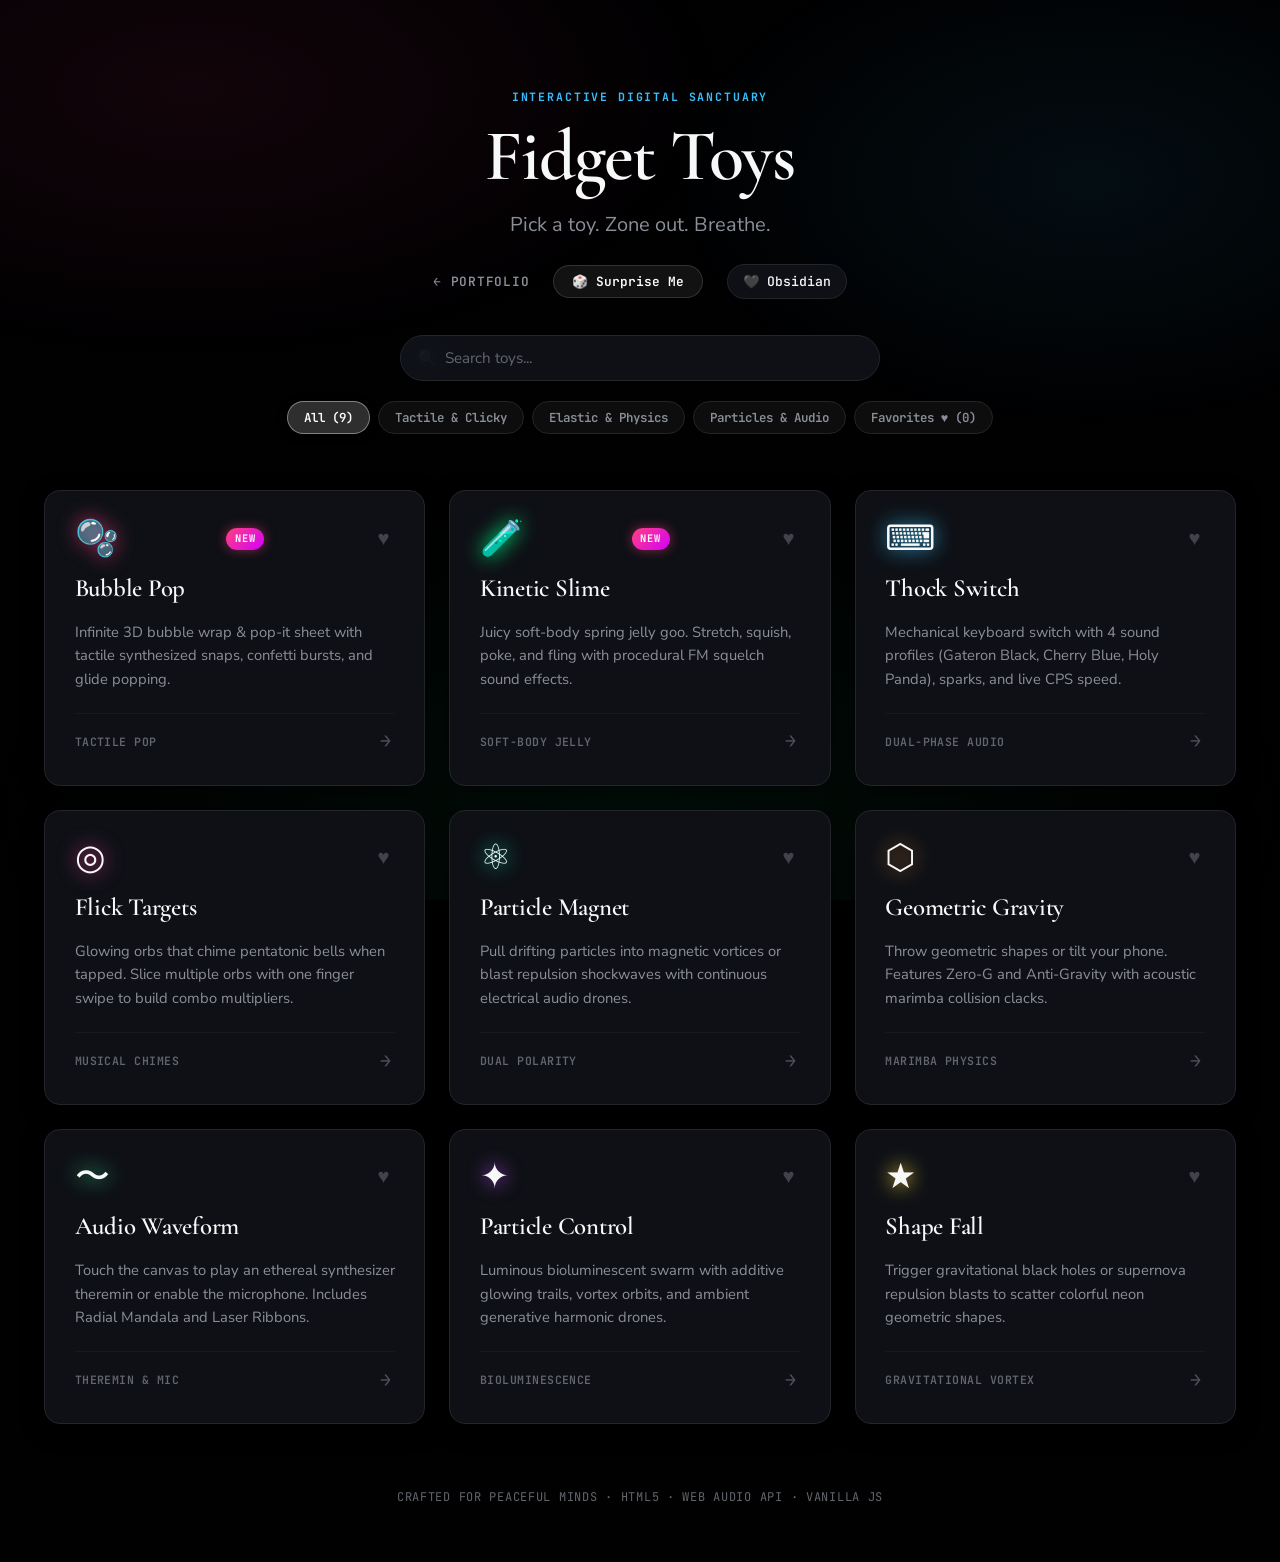
<file: index.html>
<!DOCTYPE html>
<html lang="en" data-mode="dark">

<head>
  <meta charset="UTF-8" />
  <meta name="viewport" content="width=device-width, initial-scale=1.0" />
  <meta name="description"
    content="A premium collection of interactive digital fidget toys — tactile bubble wrap, kinetic slime, mechanical thock switch, gravitational sandboxes, and particle swarms." />
  <title>Fidget Toys · Mindful Digital Play</title>
  <link rel="icon" type="image/svg+xml" href="favicon.svg" />
  <link rel="stylesheet" href="css/style.css" />
  <link rel="preconnect" href="https://fonts.googleapis.com" />
  <link rel="preconnect" href="https://fonts.gstatic.com" crossorigin />
  <link
    href="https://fonts.googleapis.com/css2?family=Cormorant+Garamond:ital,wght@0,400;0,600;0,700;1,400&family=JetBrains+Mono:wght@400;500;600;700;800&family=Nunito+Sans:ital,opsz,wght@0,6..12,300..900;1,6..12,300..900&display=swap"
    rel="stylesheet" />
</head>

<body>
  <div class="bg-gradient" aria-hidden="true"></div>

  <header class="site-header">
    <div class="site-eyebrow">INTERACTIVE DIGITAL SANCTUARY</div>
    <h1 class="site-title">Fidget Toys</h1>
    <p class="site-subtitle">Pick a toy. Zone out. Breathe.</p>

    <div class="header-nav-row">
      <a href="https://anuraaggrao.com/" class="portfolio-link" title="Back to portfolio">← Portfolio</a>
      <button class="random-toy-btn" id="randomToyBtn" title="Launch a random toy">
        <span>🎲 Surprise Me</span>
      </button>
      <button class="theme-toggle-btn" id="themeToggleBtn" title="Switch Theme (Obsidian / Cyber / Arcade)" aria-label="Toggle Theme">
        <span id="themeToggleIcon">🖤</span>
        <span id="themeToggleLabel">Obsidian</span>
      </button>
    </div>

    <!-- Search & Filter Controls -->
    <div class="filter-bar">
      <div class="search-box">
        <span class="search-icon" aria-hidden="true">🔍</span>
        <input type="text" id="toySearch" placeholder="Search toys..." aria-label="Search fidget toys" />
      </div>

      <div class="filter-pills" role="tablist" aria-label="Toy categories">
        <button class="filter-pill active" data-category="all" role="tab" aria-selected="true">All (<span id="countAll">9</span>)</button>
        <button class="filter-pill" data-category="tactile" role="tab" aria-selected="false">Tactile &amp; Clicky</button>
        <button class="filter-pill" data-category="physics" role="tab" aria-selected="false">Elastic &amp; Physics</button>
        <button class="filter-pill" data-category="particles" role="tab" aria-selected="false">Particles &amp; Audio</button>
        <button class="filter-pill" data-category="favorites" role="tab" aria-selected="false">Favorites ♥ (<span id="countFavs">0</span>)</button>
      </div>
    </div>
  </header>

  <main>
    <div class="toys-grid" id="toysGrid">

      <!-- 1. NEW: Bubble Pop -->
      <a href="toys/bubble-pop/" class="toy-card highlight"
        data-category="tactile"
        style="--accent:#ff4081;--accent-dim:rgba(255,64,129,0.18)"
        aria-label="Bubble Pop — 3D tactile bubble wrap and pop-it sheet">
        <div class="toy-card-top">
          <span class="toy-icon" aria-hidden="true">🫧</span>
          <span class="toy-badge new-badge">NEW</span>
          <button class="favorite-btn" data-id="bubble-pop" aria-label="Toggle favorite">♥</button>
        </div>
        <h2 class="toy-name">Bubble Pop</h2>
        <p class="toy-desc">Infinite 3D bubble wrap &amp; pop-it sheet with tactile synthesized snaps, confetti bursts, and glide popping.</p>
        <div class="toy-card-footer">
          <span class="toy-tag">Tactile Pop</span>
          <span class="toy-arrow" aria-hidden="true">→</span>
        </div>
      </a>

      <!-- 2. NEW: Kinetic Slime -->
      <a href="toys/kinetic-slime/" class="toy-card highlight"
        data-category="physics"
        style="--accent:#00ff88;--accent-dim:rgba(0,255,136,0.18)"
        aria-label="Kinetic Slime — elastic soft-body jelly goo simulation">
        <div class="toy-card-top">
          <span class="toy-icon" aria-hidden="true">🧪</span>
          <span class="toy-badge new-badge">NEW</span>
          <button class="favorite-btn" data-id="kinetic-slime" aria-label="Toggle favorite">♥</button>
        </div>
        <h2 class="toy-name">Kinetic Slime</h2>
        <p class="toy-desc">Juicy soft-body spring jelly goo. Stretch, squish, poke, and fling with procedural FM squelch sound effects.</p>
        <div class="toy-card-footer">
          <span class="toy-tag">Soft-Body Jelly</span>
          <span class="toy-arrow" aria-hidden="true">→</span>
        </div>
      </a>

      <!-- 3. Thock Switch -->
      <a href="toys/thock-switch/" class="toy-card"
        data-category="tactile"
        style="--accent:#38bdf8;--accent-dim:rgba(56,189,248,0.15)"
        aria-label="Thock Switch — mechanical keyboard switch with custom sound profiles">
        <div class="toy-card-top">
          <span class="toy-icon" aria-hidden="true">⌨</span>
          <button class="favorite-btn" data-id="thock-switch" aria-label="Toggle favorite">♥</button>
        </div>
        <h2 class="toy-name">Thock Switch</h2>
        <p class="toy-desc">Mechanical keyboard switch with 4 sound profiles (Gateron Black, Cherry Blue, Holy Panda), sparks, and live CPS speed.</p>
        <div class="toy-card-footer">
          <span class="toy-tag">Dual-Phase Audio</span>
          <span class="toy-arrow" aria-hidden="true">→</span>
        </div>
      </a>

      <!-- 4. Flick Targets -->
      <a href="toys/flick-targets/" class="toy-card"
        data-category="tactile"
        style="--accent:#ff44aa;--accent-dim:rgba(255,68,170,0.15)"
        aria-label="Flick Targets — pop glowing orbs with pentatonic chimes">
        <div class="toy-card-top">
          <span class="toy-icon" aria-hidden="true">◎</span>
          <button class="favorite-btn" data-id="flick-targets" aria-label="Toggle favorite">♥</button>
        </div>
        <h2 class="toy-name">Flick Targets</h2>
        <p class="toy-desc">Glowing orbs that chime pentatonic bells when tapped. Slice multiple orbs with one finger swipe to build combo multipliers.</p>
        <div class="toy-card-footer">
          <span class="toy-tag">Musical Chimes</span>
          <span class="toy-arrow" aria-hidden="true">→</span>
        </div>
      </a>

      <!-- 5. Particle Magnet -->
      <a href="toys/particle-magnet/" class="toy-card"
        data-category="particles"
        style="--accent:#00ffcc;--accent-dim:rgba(0,255,204,0.15)"
        aria-label="Particle Magnet — dual polarity magnetic particle vortex">
        <div class="toy-card-top">
          <span class="toy-icon" aria-hidden="true">⚛</span>
          <button class="favorite-btn" data-id="particle-magnet" aria-label="Toggle favorite">♥</button>
        </div>
        <h2 class="toy-name">Particle Magnet</h2>
        <p class="toy-desc">Pull drifting particles into magnetic vortices or blast repulsion shockwaves with continuous electrical audio drones.</p>
        <div class="toy-card-footer">
          <span class="toy-tag">Dual Polarity</span>
          <span class="toy-arrow" aria-hidden="true">→</span>
        </div>
      </a>

      <!-- 6. Geometric Gravity -->
      <a href="toys/geometric-gravity/" class="toy-card"
        data-category="physics"
        style="--accent:#ff9944;--accent-dim:rgba(255,153,68,0.15)"
        aria-label="Geometric Gravity — physics sandbox with marimba percussion">
        <div class="toy-card-top">
          <span class="toy-icon" aria-hidden="true">⬡</span>
          <button class="favorite-btn" data-id="geometric-gravity" aria-label="Toggle favorite">♥</button>
        </div>
        <h2 class="toy-name">Geometric Gravity</h2>
        <p class="toy-desc">Throw geometric shapes or tilt your phone. Features Zero-G and Anti-Gravity with acoustic marimba collision clacks.</p>
        <div class="toy-card-footer">
          <span class="toy-tag">Marimba Physics</span>
          <span class="toy-arrow" aria-hidden="true">→</span>
        </div>
      </a>

      <!-- 7. Audio Waveform -->
      <a href="toys/audio-waveform/" class="toy-card"
        data-category="particles"
        style="--accent:#44ffaa;--accent-dim:rgba(68,255,170,0.15)"
        aria-label="Audio Waveform — oscilloscope and interactive theremin pad">
        <div class="toy-card-top">
          <span class="toy-icon" aria-hidden="true">〜</span>
          <button class="favorite-btn" data-id="audio-waveform" aria-label="Toggle favorite">♥</button>
        </div>
        <h2 class="toy-name">Audio Waveform</h2>
        <p class="toy-desc">Touch the canvas to play an ethereal synthesizer theremin or enable the microphone. Includes Radial Mandala and Laser Ribbons.</p>
        <div class="toy-card-footer">
          <span class="toy-tag">Theremin &amp; Mic</span>
          <span class="toy-arrow" aria-hidden="true">→</span>
        </div>
      </a>

      <!-- 8. Particle Control -->
      <a href="toys/particle-control/" class="toy-card"
        data-category="particles"
        style="--accent:#c44dff;--accent-dim:rgba(196,77,255,0.15)"
        aria-label="Particle Control — bioluminescent swarm with harmonic drone">
        <div class="toy-card-top">
          <span class="toy-icon" aria-hidden="true">✦</span>
          <button class="favorite-btn" data-id="particle-control" aria-label="Toggle favorite">♥</button>
        </div>
        <h2 class="toy-name">Particle Control</h2>
        <p class="toy-desc">Luminous bioluminescent swarm with additive glowing trails, vortex orbits, and ambient generative harmonic drones.</p>
        <div class="toy-card-footer">
          <span class="toy-tag">Bioluminescence</span>
          <span class="toy-arrow" aria-hidden="true">→</span>
        </div>
      </a>

      <!-- 9. Shape Fall -->
      <a href="toys/shape-fall/" class="toy-card"
        data-category="physics"
        style="--accent:#ffd93d;--accent-dim:rgba(255,217,61,0.15)"
        aria-label="Shape Fall — black hole gravitational attractor">
        <div class="toy-card-top">
          <span class="toy-icon" aria-hidden="true">★</span>
          <button class="favorite-btn" data-id="shape-fall" aria-label="Toggle favorite">♥</button>
        </div>
        <h2 class="toy-name">Shape Fall</h2>
        <p class="toy-desc">Trigger gravitational black holes or supernova repulsion blasts to scatter colorful neon geometric shapes.</p>
        <div class="toy-card-footer">
          <span class="toy-tag">Gravitational Vortex</span>
          <span class="toy-arrow" aria-hidden="true">→</span>
        </div>
      </a>

    </div>

    <!-- Empty search / favorites state -->
    <div id="noResults" class="no-results" hidden>
      <span class="no-results-icon">🍃</span>
      <p class="no-results-text">No toys matched your filter.</p>
    </div>
  </main>

  <footer class="site-footer">
    <p>Crafted for peaceful minds · HTML5 · Web Audio API · Vanilla JS</p>
  </footer>

  <script src="js/main.js"></script>
  <script src="https://facet.tanishksharma.com/lib/facet.js" defer></script>
  <script defer src="https://analytics.anuraaggrao.com/tracker.js" data-project="fidget"></script>
</body>

</html>
</file>
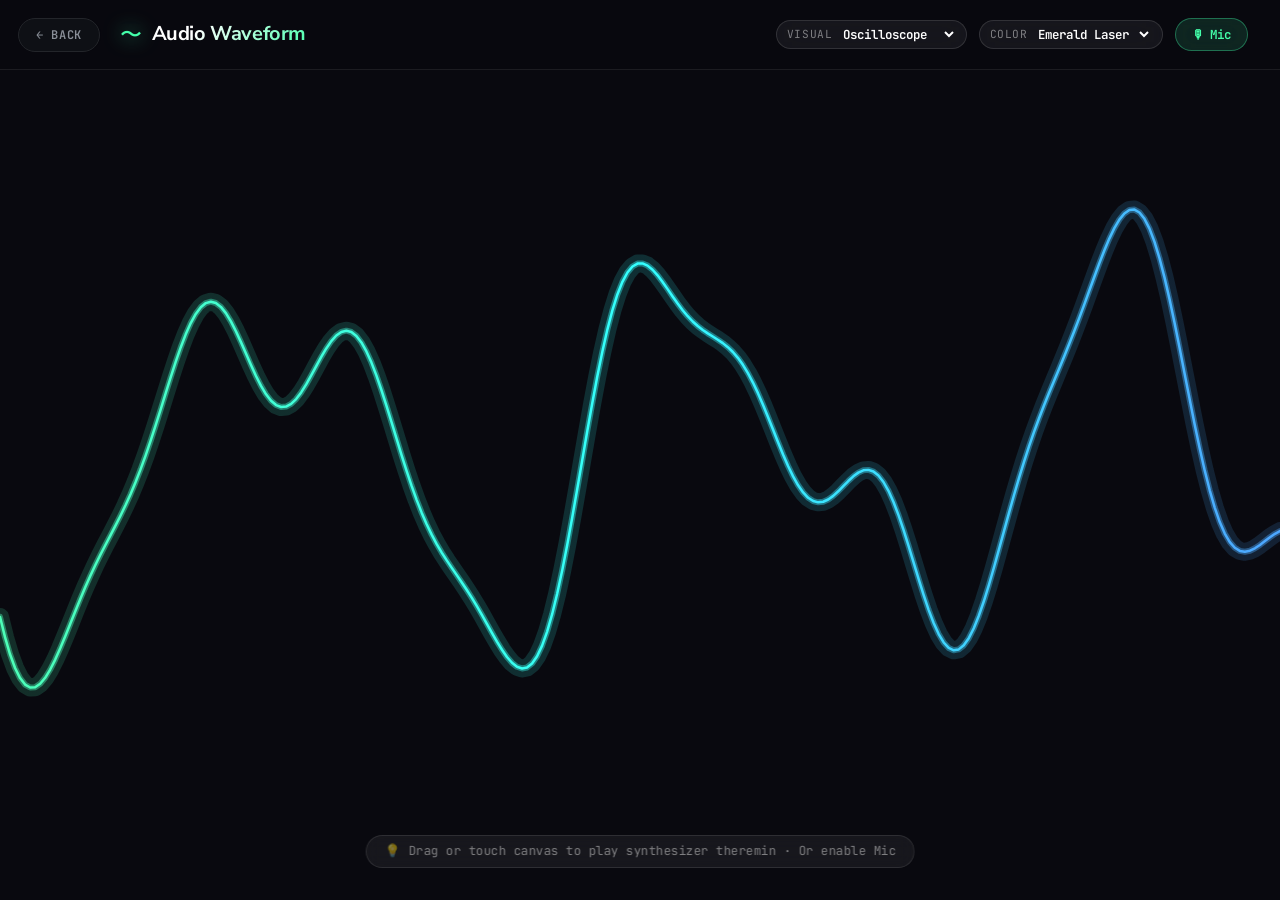
<file: toys/audio-waveform/index.html>
<!DOCTYPE html>
<html lang="en">
<head>
  <meta charset="UTF-8" />
  <meta name="viewport" content="width=device-width, initial-scale=1.0, user-scalable=no" />
  <title>Audio Waveform · Fidget Toys</title>
  <link rel="stylesheet" href="../../css/style.css" />
  <link rel="stylesheet" href="style.css" />
  <link rel="preconnect" href="https://fonts.googleapis.com" />
  <link rel="preconnect" href="https://fonts.gstatic.com" crossorigin />
  <link
    href="https://fonts.googleapis.com/css2?family=JetBrains+Mono:wght@400;600;700&family=Nunito+Sans:wght@400;600;700;800&display=swap"
    rel="stylesheet"
  />
</head>
<body data-palette="emerald">
  <a href="../../index.html" class="back-btn" aria-label="Back to home">← Back</a>

  <header class="audio-header">
    <div class="audio-brand">
      <span class="brand-icon">〜</span>
      <h1 class="brand-title">Audio Waveform</h1>
    </div>

    <div class="audio-controls">
      <div class="control-group">
        <label for="waveMode" class="ctrl-label">Visual</label>
        <select id="waveMode" class="ctrl-select">
          <option value="wave">Oscilloscope</option>
          <option value="mandala">Radial Mandala</option>
          <option value="ribbon">Neon Ribbon</option>
          <option value="bars">Spectrum Bars</option>
        </select>
      </div>

      <div class="control-group">
        <label for="colorPalette" class="ctrl-label">Color</label>
        <select id="colorPalette" class="ctrl-select">
          <option value="emerald">Emerald Laser</option>
          <option value="cyber">Cyberpunk Pink</option>
          <option value="solar">Solar Flare</option>
          <option value="violet">Deep Violet</option>
        </select>
      </div>

      <!-- Mic toggle button -->
      <button class="action-btn" id="micBtn" aria-pressed="false" aria-label="Toggle microphone">
        <span id="micIcon">🎙</span>
        <span id="micLabel">Mic</span>
      </button>
    </div>
  </header>

  <canvas id="canvas" aria-label="Audio-reactive waveform visualiser"></canvas>

  <!-- Permission / error message -->
  <div class="mic-status" id="micStatus" aria-live="polite"></div>

  <div class="hint">
    <span class="hint-text">💡 Drag or touch canvas to play synthesizer theremin · Or enable Mic</span>
  </div>

  <script src="script.js"></script>
</body>
</html>
</file>
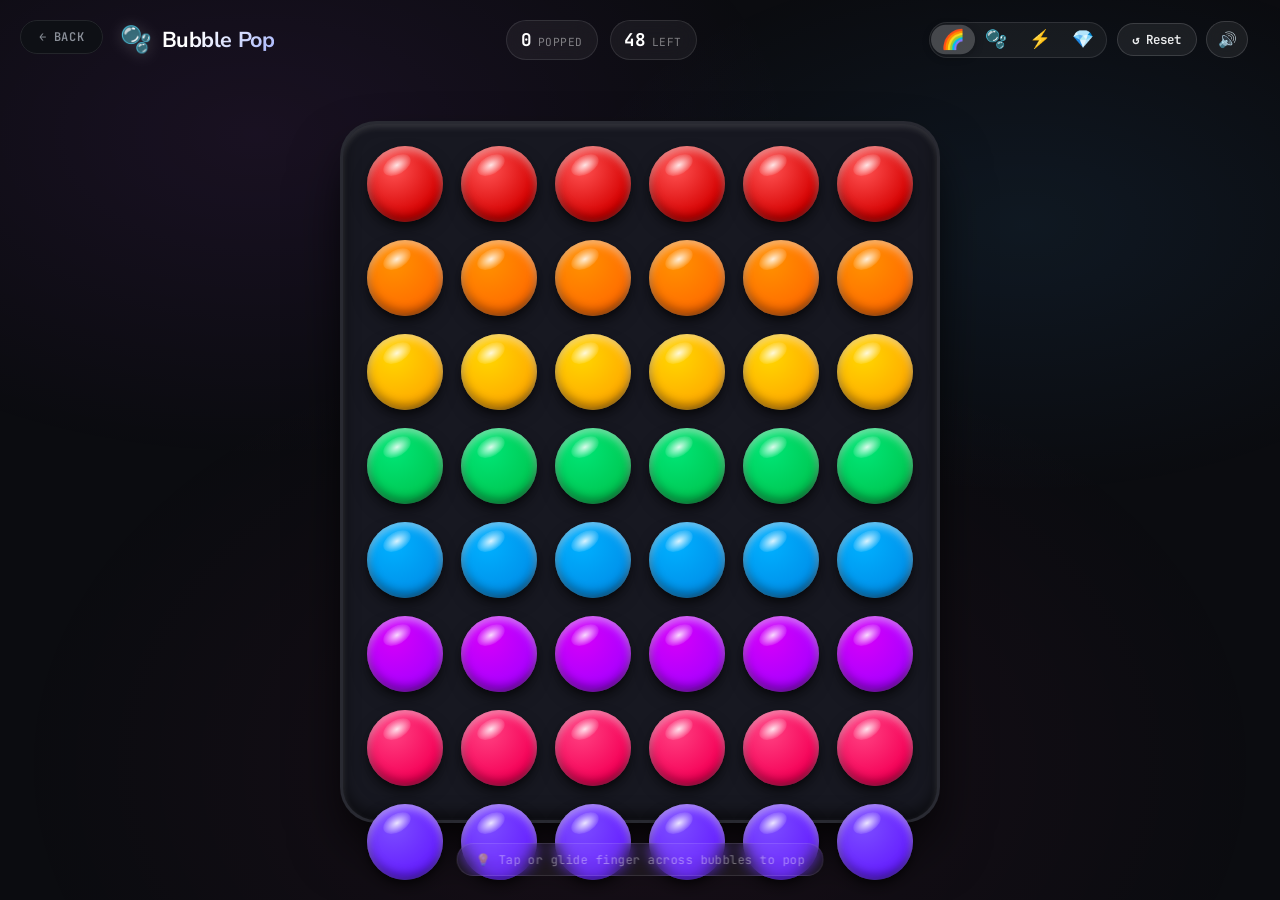
<file: toys/bubble-pop/index.html>
<!DOCTYPE html>
<html lang="en">
<head>
  <meta charset="UTF-8" />
  <meta name="viewport" content="width=device-width, initial-scale=1.0, user-scalable=no" />
  <title>Bubble Pop · Fidget Toys</title>
  <link rel="stylesheet" href="../../css/style.css" />
  <link rel="stylesheet" href="style.css" />
  <link rel="preconnect" href="https://fonts.googleapis.com" />
  <link rel="preconnect" href="https://fonts.gstatic.com" crossorigin />
  <link
    href="https://fonts.googleapis.com/css2?family=JetBrains+Mono:wght@400;600;700&family=Nunito+Sans:wght@400;600;700;800&display=swap"
    rel="stylesheet"
  />
</head>
<body data-theme="rainbow">
  <div class="bg-mesh" aria-hidden="true"></div>

  <a href="../../index.html" class="back-btn" aria-label="Back to home">← Back</a>

  <header class="pop-header">
    <div class="pop-brand">
      <span class="brand-icon">🫧</span>
      <h1 class="brand-title">Bubble Pop</h1>
    </div>

    <!-- Stats & Counters -->
    <div class="pop-stats">
      <div class="stat-pill">
        <span class="stat-num" id="popCount">0</span>
        <span class="stat-label">popped</span>
      </div>
      <div class="stat-pill">
        <span class="stat-num" id="sheetRemaining">48</span>
        <span class="stat-label">left</span>
      </div>
    </div>

    <!-- Controls Bar -->
    <div class="pop-controls">
      <div class="theme-picker" role="radiogroup" aria-label="Bubble Theme">
        <button class="theme-btn active" data-theme="rainbow" title="Rainbow Pop-It" aria-label="Rainbow theme">🌈</button>
        <button class="theme-btn" data-theme="bubblewrap" title="Classic Clear Wrap" aria-label="Bubble wrap theme">🫧</button>
        <button class="theme-btn" data-theme="neon" title="Neon Cyber" aria-label="Neon theme">⚡</button>
        <button class="theme-btn" data-theme="obsidian" title="Dark Obsidian" aria-label="Obsidian theme">💎</button>
      </div>

      <button class="action-btn" id="replenishBtn" title="Reset / Replenish all bubbles">
        <span class="btn-icon">↺</span>
        <span class="btn-text">Reset</span>
      </button>

      <button class="action-btn icon-only" id="soundToggle" aria-label="Toggle sound" title="Sound Mute/Unmute">
        <span id="soundIcon">🔊</span>
      </button>
    </div>
  </header>

  <main class="sheet-viewport">
    <div class="sheet-container" id="sheetContainer" role="grid" aria-label="Bubble wrap sheet">
      <!-- Pop-it sheet generated via JS -->
      <div class="bubble-grid" id="bubbleGrid"></div>
    </div>
  </main>

  <canvas id="particleCanvas" class="particle-layer" aria-hidden="true"></canvas>

  <div class="swipe-hint" id="swipeHint">
    <span>💡 Tap or glide finger across bubbles to pop</span>
  </div>

  <script src="script.js"></script>
</body>
</html>
</file>
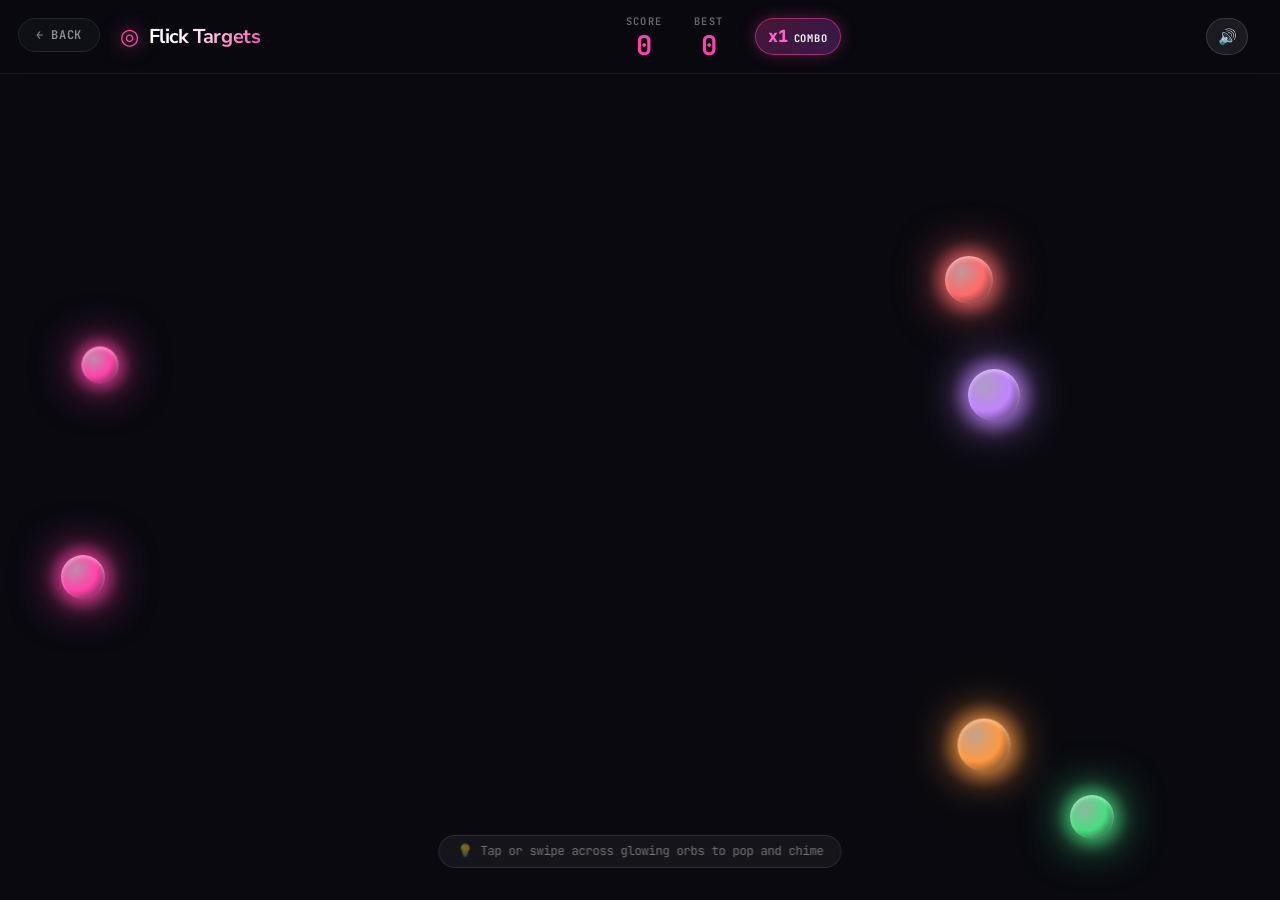
<file: toys/flick-targets/index.html>
<!DOCTYPE html>
<html lang="en">
<head>
  <meta charset="UTF-8" />
  <meta name="viewport" content="width=device-width, initial-scale=1.0, user-scalable=no" />
  <title>Flick Targets · Fidget Toys</title>
  <link rel="stylesheet" href="../../css/style.css" />
  <link rel="stylesheet" href="style.css" />
  <link rel="preconnect" href="https://fonts.googleapis.com" />
  <link rel="preconnect" href="https://fonts.gstatic.com" crossorigin />
  <link
    href="https://fonts.googleapis.com/css2?family=JetBrains+Mono:wght@400;600;700&family=Nunito+Sans:wght@400;600;700;800&display=swap"
    rel="stylesheet"
  />
</head>
<body>
  <a href="../../index.html" class="back-btn" aria-label="Back to home">← Back</a>

  <!-- Header / Controls -->
  <header class="flick-header">
    <div class="flick-brand">
      <span class="brand-icon">◎</span>
      <h1 class="brand-title">Flick Targets</h1>
    </div>

    <!-- Score & Combo bar -->
    <div class="score-bar" aria-live="polite" aria-atomic="true">
      <div class="score-section">
        <span class="score-label">SCORE</span>
        <span class="score-value" id="score">0</span>
      </div>
      <div class="score-section">
        <span class="score-label">BEST</span>
        <span class="score-value" id="best">0</span>
      </div>
      <div class="combo-pill" id="comboPill" hidden>
        <span class="combo-num" id="comboNum">x1</span>
        <span class="combo-label">COMBO</span>
      </div>
    </div>

    <div class="flick-actions">
      <button class="action-btn icon-only" id="soundToggle" aria-label="Toggle sound" title="Sound Mute/Unmute">
        <span id="soundIcon">🔊</span>
      </button>
    </div>
  </header>

  <!-- Canvas for slice glow trail & burst sparks -->
  <canvas id="fxCanvas" class="fx-canvas"></canvas>

  <!-- Orbs container -->
  <main id="field" class="field" aria-label="Tap or slice glowing orbs to pop them"></main>

  <!-- Pop score floater template (cloned in JS) -->
  <template id="floaterTpl">
    <div class="floater" aria-hidden="true">+1</div>
  </template>

  <div class="hint">
    <span class="hint-text">💡 Tap or swipe across glowing orbs to pop and chime</span>
  </div>

  <script src="script.js"></script>
</body>
</html>
</file>
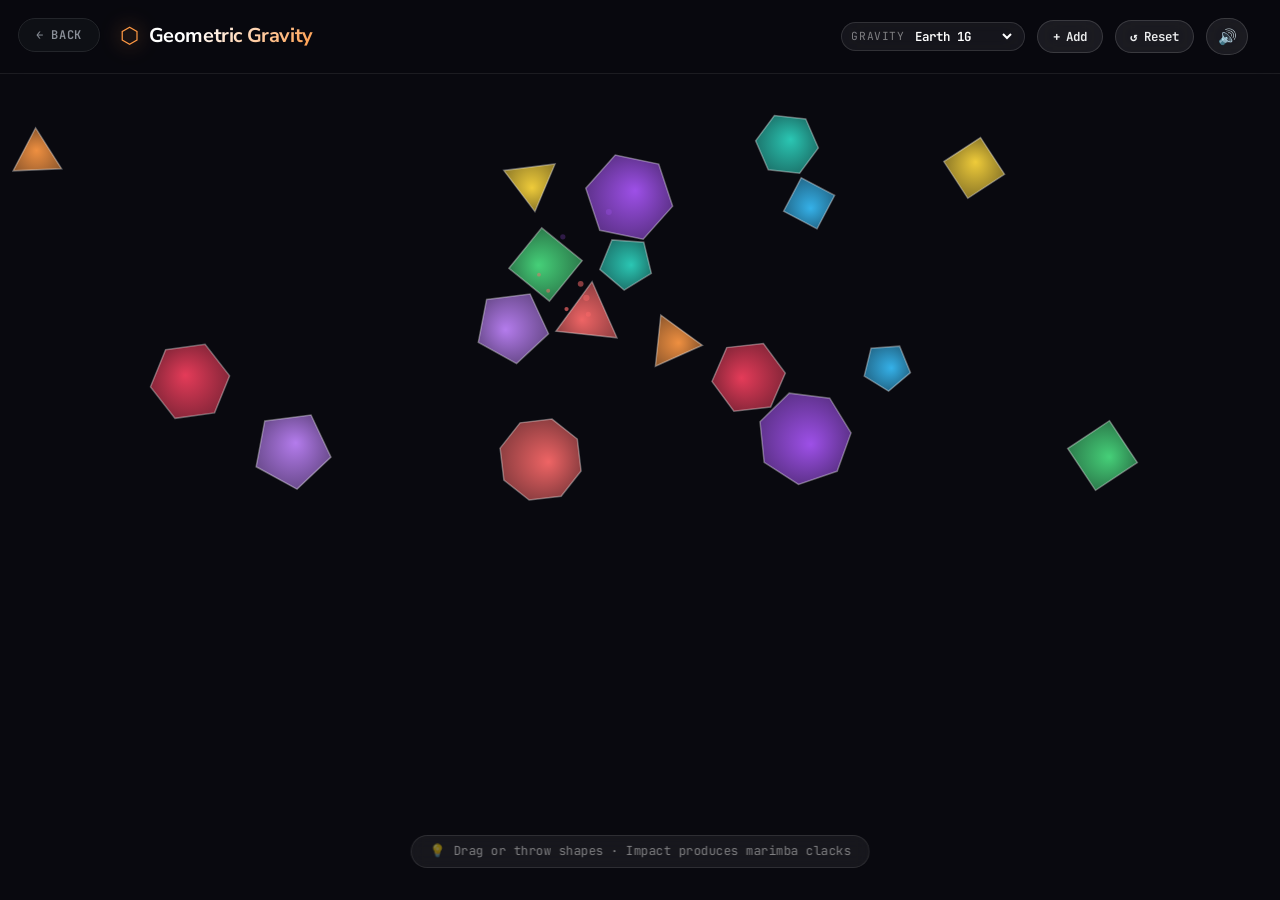
<file: toys/geometric-gravity/index.html>
<!DOCTYPE html>
<html lang="en">
<head>
  <meta charset="UTF-8" />
  <meta name="viewport" content="width=device-width, initial-scale=1.0, user-scalable=no" />
  <title>Geometric Gravity · Fidget Toys</title>
  <link rel="stylesheet" href="../../css/style.css" />
  <link rel="stylesheet" href="style.css" />
  <link rel="preconnect" href="https://fonts.googleapis.com" />
  <link rel="preconnect" href="https://fonts.gstatic.com" crossorigin />
  <link
    href="https://fonts.googleapis.com/css2?family=JetBrains+Mono:wght@400;600;700&family=Nunito+Sans:wght@400;600;700;800&display=swap"
    rel="stylesheet"
  />
</head>
<body>
  <a href="../../index.html" class="back-btn" aria-label="Back to home">← Back</a>

  <header class="gravity-header">
    <div class="gravity-brand">
      <span class="brand-icon">⬡</span>
      <h1 class="brand-title">Geometric Gravity</h1>
    </div>

    <div class="gravity-controls">
      <div class="control-group">
        <label for="gravityMode" class="ctrl-label">Gravity</label>
        <select id="gravityMode" class="ctrl-select">
          <option value="down">Earth 1G</option>
          <option value="zero">Zero-G Float</option>
          <option value="up">Anti-Gravity</option>
          <option value="repel">Center Repel</option>
        </select>
      </div>

      <button class="action-btn" id="addShapesBtn" title="Add 5 shapes">
        <span class="btn-icon">+</span>
        <span class="btn-text">Add</span>
      </button>

      <button class="action-btn" id="resetBtn" title="Reset Sandbox">
        <span class="btn-icon">↺</span>
        <span class="btn-text">Reset</span>
      </button>

      <button class="action-btn icon-only" id="soundToggle" aria-label="Toggle sound" title="Sound Mute/Unmute">
        <span id="soundIcon">🔊</span>
      </button>
    </div>
  </header>

  <canvas id="canvas" aria-label="Geometric gravity sandbox"></canvas>

  <!-- iOS 13+ requires a user-gesture to unlock DeviceOrientation -->
  <button id="tilt-btn" class="tilt-btn hidden" aria-label="Enable tilt controls">
    📱 Enable Tilt
  </button>

  <div class="hint" id="hint">
    <span class="hint-text desktop-hint">💡 Drag or throw shapes · Impact produces marimba clacks</span>
    <span class="hint-text mobile-hint">💡 Tilt phone or drag shapes to throw</span>
  </div>

  <script src="script.js"></script>
</body>
</html>
</file>
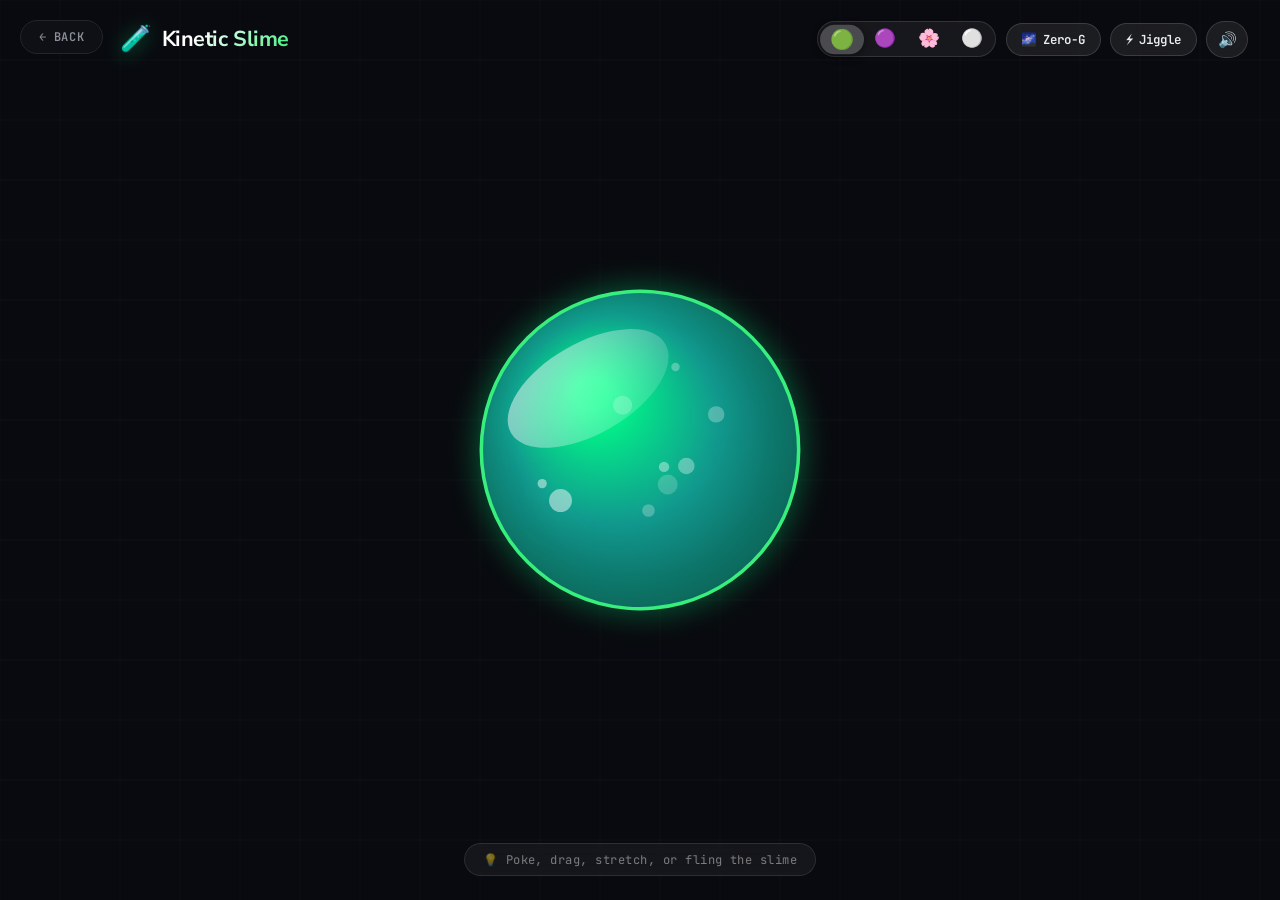
<file: toys/kinetic-slime/index.html>
<!DOCTYPE html>
<html lang="en">
<head>
  <meta charset="UTF-8" />
  <meta name="viewport" content="width=device-width, initial-scale=1.0, user-scalable=no" />
  <title>Kinetic Slime · Fidget Toys</title>
  <link rel="stylesheet" href="../../css/style.css" />
  <link rel="stylesheet" href="style.css" />
  <link rel="preconnect" href="https://fonts.googleapis.com" />
  <link rel="preconnect" href="https://fonts.gstatic.com" crossorigin />
  <link
    href="https://fonts.googleapis.com/css2?family=JetBrains+Mono:wght@400;600;700&family=Nunito+Sans:wght@400;600;700;800&display=swap"
    rel="stylesheet"
  />
</head>
<body data-theme="lime">
  <a href="../../index.html" class="back-btn" aria-label="Back to home">← Back</a>

  <header class="slime-header">
    <div class="slime-brand">
      <span class="brand-icon">🧪</span>
      <h1 class="brand-title">Kinetic Slime</h1>
    </div>

    <!-- Controls Ribbon -->
    <div class="slime-controls">
      <div class="theme-picker" role="radiogroup" aria-label="Slime Color">
        <button class="theme-btn active" data-theme="lime" title="Toxic Lime" aria-label="Lime slime">🟢</button>
        <button class="theme-btn" data-theme="plasma" title="Cosmic Plasma" aria-label="Plasma slime">🟣</button>
        <button class="theme-btn" data-theme="bubblegum" title="Bubblegum Goo" aria-label="Bubblegum slime">🌸</button>
        <button class="theme-btn" data-theme="mercury" title="Liquid Mercury" aria-label="Mercury slime">⚪</button>
      </div>

      <button class="action-btn" id="gravityBtn" title="Toggle Gravity">
        <span class="btn-icon">🌌</span>
        <span class="btn-text" id="gravityText">Zero-G</span>
      </button>

      <button class="action-btn" id="jiggleBtn" title="Jiggle & Wobble">
        <span class="btn-icon">⚡</span>
        <span class="btn-text">Jiggle</span>
      </button>

      <button class="action-btn icon-only" id="soundToggle" aria-label="Toggle sound" title="Sound Mute/Unmute">
        <span id="soundIcon">🔊</span>
      </button>
    </div>
  </header>

  <main class="canvas-wrap">
    <canvas id="slimeCanvas"></canvas>
  </main>

  <div class="slime-hint">
    <span>💡 Poke, drag, stretch, or fling the slime</span>
  </div>

  <script src="script.js"></script>
</body>
</html>
</file>
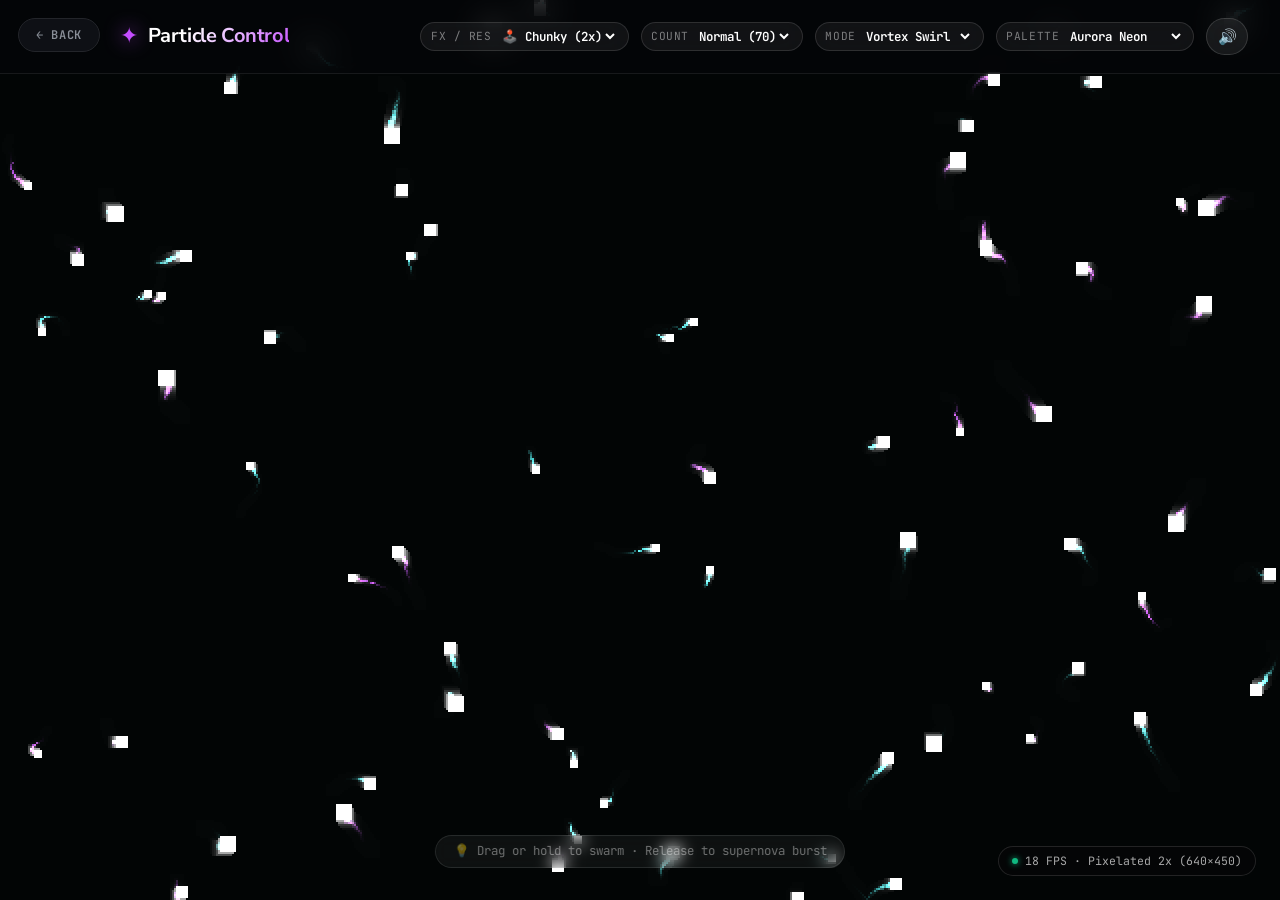
<file: toys/particle-control/index.html>
<!DOCTYPE html>
<html lang="en">
<head>
  <meta charset="UTF-8" />
  <meta name="viewport" content="width=device-width, initial-scale=1.0, user-scalable=no" />
  <title>Particle Control · Fidget Toys</title>
  <link rel="stylesheet" href="../../css/style.css" />
  <link rel="preconnect" href="https://fonts.googleapis.com" />
  <link rel="preconnect" href="https://fonts.gstatic.com" crossorigin />
  <link
    href="https://fonts.googleapis.com/css2?family=JetBrains+Mono:wght@400;600;700&family=Nunito+Sans:wght@400;600;700;800&display=swap"
    rel="stylesheet"
  />
  <style>
    body, html {
      margin: 0;
      padding: 0;
      width: 100%;
      height: 100%;
      overflow: hidden;
      background-color: #050608;
      font-family: 'Nunito Sans', -apple-system, sans-serif;
      color: #ecedee;
      user-select: none;
      -webkit-user-select: none;
    }

    .back-btn {
      position: fixed;
      top: 1.1rem;
      left: 1.1rem;
      z-index: 150 !important;
    }

    .control-header {
      position: fixed;
      top: 0; left: 0; right: 0;
      z-index: 50;
      display: flex;
      align-items: center;
      justify-content: space-between;
      padding: 1.1rem 2rem;
      background: rgba(5, 6, 8, 0.75);
      backdrop-filter: blur(16px);
      border-bottom: 1px solid rgba(255, 255, 255, 0.08);
      pointer-events: none;
    }

    .control-header > * {
      pointer-events: auto;
    }

    .header-brand {
      display: flex;
      align-items: center;
      gap: 0.6rem;
      margin-left: 5.5rem;
    }

    .brand-icon {
      font-size: 1.4rem;
      color: #c44dff;
      filter: drop-shadow(0 0 10px #c44dff);
    }

    .brand-title {
      margin: 0;
      font-size: 1.25rem;
      font-weight: 700;
      letter-spacing: -0.02em;
      background: linear-gradient(135deg, #ffffff 30%, #c44dff 100%);
      -webkit-background-clip: text;
      -webkit-text-fill-color: transparent;
    }

    .controls-bar {
      display: flex;
      align-items: center;
      gap: 0.75rem;
    }

    .control-group {
      display: flex;
      align-items: center;
      gap: 0.4rem;
      background: rgba(255, 255, 255, 0.06);
      padding: 0.25rem 0.6rem;
      border-radius: 999px;
      border: 1px solid rgba(255, 255, 255, 0.12);
      backdrop-filter: blur(12px);
    }

    .ctrl-label {
      font-family: 'JetBrains Mono', monospace;
      font-size: 0.7rem;
      text-transform: uppercase;
      color: rgba(255, 255, 255, 0.45);
      letter-spacing: 0.05em;
    }

    .ctrl-select {
      background: transparent;
      border: none;
      color: #fff;
      font-family: 'JetBrains Mono', monospace;
      font-size: 0.78rem;
      font-weight: 600;
      cursor: pointer;
      outline: none;
    }

    .ctrl-select option {
      background: #141620;
      color: #fff;
    }

    .action-btn {
      display: inline-flex;
      align-items: center;
      gap: 0.4rem;
      background: rgba(255, 255, 255, 0.08);
      border: 1px solid rgba(255, 255, 255, 0.14);
      color: #ecedee;
      border-radius: 999px;
      padding: 0.45rem 0.9rem;
      font-family: 'JetBrains Mono', monospace;
      font-size: 0.78rem;
      font-weight: 600;
      cursor: pointer;
      backdrop-filter: blur(12px);
      transition: all 0.2s cubic-bezier(0.4, 0, 0.2, 1);
    }

    .action-btn:hover {
      background: rgba(255, 255, 255, 0.16);
      border-color: rgba(255, 255, 255, 0.3);
    }

    .action-btn.icon-only {
      padding: 0.45rem 0.65rem;
      font-size: 0.95rem;
    }

    canvas {
      display: block;
      width: 100vw;
      height: 100vh;
      touch-action: none;
      cursor: crosshair;
    }

    canvas.pixelated {
      image-rendering: -moz-crisp-edges;
      image-rendering: -webkit-crisp-edges;
      image-rendering: pixelated;
      image-rendering: crisp-edges;
    }

    .hint {
      position: fixed;
      bottom: 2rem;
      left: 50%;
      transform: translateX(-50%);
      pointer-events: none;
      z-index: 10;
      font-family: 'JetBrains Mono', monospace;
      font-size: 0.78rem;
      color: rgba(255, 255, 255, 0.4);
      padding: 0.4rem 1.1rem;
      background: rgba(255, 255, 255, 0.05);
      border: 1px solid rgba(255, 255, 255, 0.1);
      border-radius: 999px;
      backdrop-filter: blur(8px);
    }

    .perf-badge {
      position: fixed;
      bottom: 1.5rem;
      right: 1.5rem;
      z-index: 20;
      font-family: 'JetBrains Mono', monospace;
      font-size: 0.72rem;
      color: rgba(255, 255, 255, 0.65);
      background: rgba(5, 6, 8, 0.85);
      border: 1px solid rgba(255, 255, 255, 0.12);
      padding: 0.35rem 0.8rem;
      border-radius: 999px;
      backdrop-filter: blur(12px);
      pointer-events: none;
      display: flex;
      align-items: center;
      gap: 0.45rem;
    }

    .perf-dot {
      width: 6px;
      height: 6px;
      border-radius: 50%;
      background: #10b981;
      box-shadow: 0 0 6px #10b981;
    }

    @media (max-width: 768px) {
      .control-header {
        padding: 0.65rem 0.8rem;
        gap: 0.5rem;
        justify-content: flex-end;
      }
      .header-brand {
        display: none;
      }
      .controls-bar {
        gap: 0.4rem;
        flex-wrap: wrap;
        justify-content: flex-end;
      }
      .control-group {
        padding: 0.2rem 0.45rem;
      }
      .perf-badge {
        display: none;
      }
    }
  </style>
</head>
<body>
  <a href="../../index.html" class="back-btn" aria-label="Back to home">← Back</a>

  <header class="control-header">
    <div class="header-brand">
      <span class="brand-icon">✦</span>
      <h1 class="brand-title">Particle Control</h1>
    </div>

    <div class="controls-bar">
      <div class="control-group">
        <label for="qualitySelect" class="ctrl-label">FX / Res</label>
        <select id="qualitySelect" class="ctrl-select">
          <option value="retro">👾 8-Bit (4x)</option>
          <option value="crunch">🕹️ Chunky (2x)</option>
          <option value="fast">⚡ Fast (1x)</option>
          <option value="ultra">✨ Ultra Glow</option>
        </select>
      </div>

      <div class="control-group">
        <label for="densitySelect" class="ctrl-label">Count</label>
        <select id="densitySelect" class="ctrl-select">
          <option value="zen">Zen (35)</option>
          <option value="normal" selected>Normal (70)</option>
          <option value="swarm">Swarm (130)</option>
        </select>
      </div>

      <div class="control-group">
        <label for="swarmMode" class="ctrl-label">Mode</label>
        <select id="swarmMode" class="ctrl-select">
          <option value="vortex">Vortex Swirl</option>
          <option value="flock">Flocking Wave</option>
          <option value="gravity">Black Hole</option>
        </select>
      </div>

      <div class="control-group">
        <label for="colorTheme" class="ctrl-label">Palette</label>
        <select id="colorTheme" class="ctrl-select">
          <option value="aurora">Aurora Neon</option>
          <option value="cyber">Cyberpunk Pink</option>
          <option value="solar">Solar Gold</option>
        </select>
      </div>

      <button class="action-btn icon-only" id="soundToggle" aria-label="Toggle sound" title="Sound Mute/Unmute">
        <span id="soundIcon">🔊</span>
      </button>
    </div>
  </header>

  <canvas id="particleCanvas"></canvas>

  <div class="hint">
    <span>💡 Drag or hold to swarm · Release to supernova burst</span>
  </div>

  <div class="perf-badge">
    <span class="perf-dot"></span>
    <span id="fpsCount">60 FPS</span>
    <span>·</span>
    <span id="perfRes">Chunky 2x</span>
  </div>

  <script>
    'use strict';

    const QUALITY_CONFIGS = {
      retro: {
        id: 'retro',
        label: 'Pixelated 4x',
        pixelScale: 4,
        isPixelated: true,
        maxHistory: 10,
        stepHistory: 2,
        renderType: 'pixel',
        baseCount: 40,
        decayFill: 'rgba(5, 6, 8, 0.42)'
      },
      crunch: {
        id: 'crunch',
        label: 'Pixelated 2x',
        pixelScale: 2,
        isPixelated: true,
        maxHistory: 14,
        stepHistory: 1,
        renderType: 'pixel',
        baseCount: 70,
        decayFill: 'rgba(5, 6, 8, 0.35)'
      },
      fast: {
        id: 'fast',
        label: 'Fast Smooth',
        pixelScale: 1,
        isPixelated: false,
        maxHistory: 16,
        stepHistory: 1,
        renderType: 'ribbon',
        baseCount: 85,
        decayFill: 'rgba(5, 6, 8, 0.28)'
      },
      ultra: {
        id: 'ultra',
        label: 'Ultra Glow',
        pixelScale: 1,
        isPixelated: false,
        maxHistory: 22,
        stepHistory: 1,
        renderType: 'glow',
        baseCount: 115,
        decayFill: 'rgba(5, 6, 8, 0.25)'
      }
    };

    const DENSITY_MAP = {
      zen: 35,
      normal: 70,
      swarm: 130
    };

    const canvas = document.getElementById('particleCanvas');
    const ctx = canvas.getContext('2d');
    const modeSelect = document.getElementById('swarmMode');
    const paletteSelect = document.getElementById('colorTheme');
    const qualitySelect = document.getElementById('qualitySelect');
    const densitySelect = document.getElementById('densitySelect');
    const soundToggle = document.getElementById('soundToggle');
    const soundIcon = document.getElementById('soundIcon');
    const fpsCountEl = document.getElementById('fpsCount');
    const perfResEl = document.getElementById('perfRes');

    let width, height;
    let pixelScale = 2;
    let particles = [];
    let mouse = { x: window.innerWidth / 4, y: window.innerHeight / 4, isDown: false };
    let currentMode = 'vortex';
    let currentPalette = 'aurora';
    let currentQuality = localStorage.getItem('particle_quality') || 'crunch';
    let currentDensity = localStorage.getItem('particle_density') || 'normal';
    let soundMuted = localStorage.getItem('control_muted') === 'true';

    // Set dropdown initial selections
    qualitySelect.value = (currentQuality in QUALITY_CONFIGS) ? currentQuality : 'crunch';
    densitySelect.value = (currentDensity in DENSITY_MAP) ? currentDensity : 'normal';

    // FPS Meter
    const frameTimes = [];
    let lastFpsUpdate = 0;

    // Audio Engine
    let audioCtx = null;
    let droneOsc = null;
    let droneGain = null;

    function initAudio() {
      if (!audioCtx) {
        audioCtx = new (window.AudioContext || window.webkitAudioContext)();
        droneOsc = audioCtx.createOscillator();
        droneGain = audioCtx.createGain();

        const isRetro = currentQuality === 'retro' || currentQuality === 'crunch';
        droneOsc.type = isRetro ? 'square' : 'sine';
        droneOsc.frequency.setValueAtTime(isRetro ? 90 : 120, audioCtx.currentTime);
        droneGain.gain.setValueAtTime(0, audioCtx.currentTime);

        droneOsc.connect(droneGain);
        droneGain.connect(audioCtx.destination);
        droneOsc.start();
      }
      if (audioCtx.state === 'suspended') audioCtx.resume();
    }

    function updateAudio(active) {
      if (soundMuted || !audioCtx) return;
      const now = audioCtx.currentTime;
      const isRetro = currentQuality === 'retro' || currentQuality === 'crunch';
      droneOsc.type = isRetro ? 'square' : 'sine';
      if (active) {
        const freq = isRetro ? (110 + Math.floor(Math.random() * 4) * 30) : (180 + Math.random() * 40);
        droneOsc.frequency.setTargetAtTime(freq, now, 0.08);
        droneGain.gain.setTargetAtTime(isRetro ? 0.05 : 0.12, now, 0.08);
      } else {
        droneGain.gain.setTargetAtTime(0, now, 0.08);
      }
    }

    function playBurstAudio() {
      if (soundMuted) return;
      initAudio();
      if (!audioCtx) return;
      const now = audioCtx.currentTime;
      const osc = audioCtx.createOscillator();
      const gain = audioCtx.createGain();
      const isRetro = currentQuality === 'retro' || currentQuality === 'crunch';

      if (isRetro) {
        osc.type = 'sawtooth';
        osc.frequency.setValueAtTime(440, now);
        osc.frequency.setValueAtTime(220, now + 0.05);
        osc.frequency.setValueAtTime(110, now + 0.1);
        gain.gain.setValueAtTime(0.16, now);
        gain.gain.exponentialRampToValueAtTime(0.001, now + 0.18);
      } else {
        osc.type = 'triangle';
        osc.frequency.setValueAtTime(320, now);
        osc.frequency.exponentialRampToValueAtTime(50, now + 0.22);
        gain.gain.setValueAtTime(0.24, now);
        gain.gain.exponentialRampToValueAtTime(0.001, now + 0.22);
      }

      osc.connect(gain);
      gain.connect(audioCtx.destination);
      osc.start(now);
      osc.stop(now + 0.24);
    }

    function resize() {
      const cfg = QUALITY_CONFIGS[currentQuality] || QUALITY_CONFIGS.crunch;
      pixelScale = cfg.pixelScale;
      width = canvas.width = Math.max(1, Math.floor(window.innerWidth / pixelScale));
      height = canvas.height = Math.max(1, Math.floor(window.innerHeight / pixelScale));

      if (cfg.isPixelated) {
        canvas.classList.add('pixelated');
      } else {
        canvas.classList.remove('pixelated');
      }

      if (perfResEl) {
        perfResEl.textContent = `${cfg.label} (${width}×${height})`;
      }

      // Keep particles inside new dimensions
      particles.forEach(p => {
        if (p.x > width) p.x = Math.random() * width;
        if (p.y > height) p.y = Math.random() * height;
      });
    }
    window.addEventListener('resize', resize);

    function setPointerPosition(e) {
      const point = e.touches ? e.touches[0] : e;
      if (point) {
        mouse.x = point.clientX / pixelScale;
        mouse.y = point.clientY / pixelScale;
      }
    }

    function pointerDown(e) {
      if (e.target && e.target.closest && (e.target.closest('.back-btn') || e.target.closest('.control-header') || e.target.closest('.perf-badge'))) return;
      initAudio();
      setPointerPosition(e);
      mouse.isDown = true;
      updateAudio(true);
      if (typeof navigator !== 'undefined' && navigator.vibrate) {
        try { navigator.vibrate(10); } catch {}
      }
    }

    function pointerUp(e) {
      if (e && e.target && e.target.closest && (e.target.closest('.back-btn') || e.target.closest('.control-header') || e.target.closest('.perf-badge'))) return;
      if (mouse.isDown) {
        playBurstAudio();
        // Supernova explosion on release
        particles.forEach(p => {
          const dx = p.x - mouse.x;
          const dy = p.y - mouse.y;
          const dist = Math.sqrt(dx * dx + dy * dy) || 1;
          const power = (8 + Math.random() * 12) / (pixelScale === 4 ? 1.4 : 1.0);
          p.vx = (dx / dist) * power;
          p.vy = (dy / dist) * power;
        });
      }
      mouse.isDown = false;
      updateAudio(false);
    }

    window.addEventListener('mousemove', setPointerPosition);
    window.addEventListener('mousedown', pointerDown);
    window.addEventListener('mouseup', pointerUp);

    window.addEventListener('touchstart', (e) => {
      if (e.target.closest && (e.target.closest('.back-btn') || e.target.closest('.control-header') || e.target.closest('.perf-badge'))) return;
      e.preventDefault();
      pointerDown(e);
    }, { passive: false });

    window.addEventListener('touchmove', (e) => {
      if (e.target.closest && (e.target.closest('.back-btn') || e.target.closest('.control-header') || e.target.closest('.perf-badge'))) return;
      e.preventDefault();
      setPointerPosition(e);
    }, { passive: false });

    window.addEventListener('touchend', pointerUp);
    window.addEventListener('touchcancel', pointerUp);

    class SwarmParticle {
      constructor() {
        this.x = Math.random() * (width || window.innerWidth / pixelScale);
        this.y = Math.random() * (height || window.innerHeight / pixelScale);
        this.vx = (Math.random() - 0.5) * 3;
        this.vy = (Math.random() - 0.5) * 3;
        this.history = [];
        this.baseSize = Math.random() * 2.5 + 1.8;
        this.angle = Math.random() * Math.PI * 2;
        this.orbitRadius = Math.random() * 90 + 25;
        this.rotationDir = Math.random() < 0.5 ? 1 : -1;
        this.colorSeed = Math.random();
      }

      update() {
        const cfg = QUALITY_CONFIGS[currentQuality] || QUALITY_CONFIGS.crunch;
        if (mouse.isDown) {
          if (currentMode === 'vortex') {
            this.angle += 0.045 * this.rotationDir;
            const targetX = mouse.x + Math.cos(this.angle) * (this.orbitRadius / (pixelScale === 4 ? 1.5 : 1));
            const targetY = mouse.y + Math.sin(this.angle) * (this.orbitRadius / (pixelScale === 4 ? 1.5 : 1));
            this.vx += (targetX - this.x) * 0.038;
            this.vy += (targetY - this.y) * 0.038;
          } else if (currentMode === 'flock') {
            const dx = mouse.x - this.x;
            const dy = mouse.y - this.y;
            this.vx += dx * 0.024;
            this.vy += dy * 0.024;
          } else if (currentMode === 'gravity') {
            const dx = mouse.x - this.x;
            const dy = mouse.y - this.y;
            const d = Math.sqrt(dx * dx + dy * dy) || 1;
            const pull = (4.5 / (pixelScale === 4 ? 1.3 : 1));
            this.vx += (dx / d) * pull;
            this.vy += (dy / d) * pull;
          }
        } else {
          this.vx += (Math.random() - 0.5) * 0.7;
          this.vy += (Math.random() - 0.5) * 0.7;
        }

        this.vx *= 0.93;
        this.vy *= 0.93;

        this.x += this.vx;
        this.y += this.vy;

        // Screen bounce
        if (this.x < 0) { this.x = 0; this.vx *= -1; }
        if (this.x > width) { this.x = width; this.vx *= -1; }
        if (this.y < 0) { this.y = 0; this.vy *= -1; }
        if (this.y > height) { this.y = height; this.vy *= -1; }

        this.history.push({ x: this.x, y: this.y });
        if (this.history.length > cfg.maxHistory) this.history.shift();
      }

      draw() {
        const cfg = QUALITY_CONFIGS[currentQuality] || QUALITY_CONFIGS.crunch;
        let baseHue;
        if (currentPalette === 'aurora') {
          baseHue = mouse.isDown ? 150 : (this.colorSeed > 0.5 ? 180 : 280);
        } else if (currentPalette === 'cyber') {
          baseHue = mouse.isDown ? 320 : (this.colorSeed > 0.5 ? 190 : 340);
        } else {
          baseHue = mouse.isDown ? 45 : (this.colorSeed > 0.5 ? 20 : 55);
        }

        if (cfg.renderType === 'pixel') {
          // Authentic chunky 8-bit / 16-bit arcade pixel blocks
          const sz = Math.max(1, Math.round(this.baseSize / (pixelScale === 4 ? 1.3 : 1.1)));
          // Trail blocks
          for (let i = 0; i < this.history.length; i += cfg.stepHistory) {
            const pt = this.history[i];
            const ratio = (i + 1) / this.history.length;
            const tSz = Math.max(1, Math.round(sz * ratio));
            ctx.fillStyle = `hsla(${baseHue}, 100%, 65%, ${ratio * 0.6})`;
            ctx.fillRect(Math.floor(pt.x - tSz / 2), Math.floor(pt.y - tSz / 2), tSz, tSz);
          }
          // Crisp square pixel head
          ctx.fillStyle = '#ffffff';
          ctx.fillRect(Math.floor(this.x - sz), Math.floor(this.y - sz), sz * 2, sz * 2);

        } else if (cfg.renderType === 'ribbon') {
          // Performance mode: fast connected single-path ribbon (zero blur overhead)
          if (this.history.length > 1) {
            ctx.beginPath();
            ctx.moveTo(this.history[0].x, this.history[0].y);
            for (let i = 1; i < this.history.length; i++) {
              ctx.lineTo(this.history[i].x, this.history[i].y);
            }
            ctx.strokeStyle = `hsla(${baseHue}, 100%, 65%, 0.45)`;
            ctx.lineWidth = Math.max(1.5, this.baseSize);
            ctx.lineCap = 'round';
            ctx.stroke();
          }
          // Crisp circle head
          ctx.beginPath();
          ctx.arc(this.x, this.y, this.baseSize * 1.3, 0, Math.PI * 2);
          ctx.fillStyle = '#ffffff';
          ctx.fill();

        } else {
          // Ultra Glow mode: multi-arc luminous halo trails with shadowBlur
          for (let i = 0; i < this.history.length; i++) {
            const pt = this.history[i];
            const ratio = i / this.history.length;
            const sz = this.baseSize * ratio;
            ctx.beginPath();
            ctx.arc(pt.x, pt.y, sz, 0, Math.PI * 2);
            ctx.fillStyle = `hsla(${baseHue}, 100%, 65%, ${ratio * 0.45})`;
            ctx.fill();
          }
          ctx.beginPath();
          ctx.arc(this.x, this.y, this.baseSize * 1.5, 0, Math.PI * 2);
          ctx.fillStyle = '#ffffff';
          ctx.shadowColor = `hsl(${baseHue}, 100%, 65%)`;
          ctx.shadowBlur = 12;
          ctx.fill();
        }
      }
    }

    function reseedParticles() {
      const cfg = QUALITY_CONFIGS[currentQuality] || QUALITY_CONFIGS.crunch;
      const targetCount = DENSITY_MAP[currentDensity] || cfg.baseCount;
      particles = Array.from({ length: targetCount }, () => new SwarmParticle());
    }

    // Initialize
    resize();
    reseedParticles();

    function animate(timestamp) {
      const cfg = QUALITY_CONFIGS[currentQuality] || QUALITY_CONFIGS.crunch;

      // Track FPS
      frameTimes.push(timestamp);
      if (frameTimes.length > 30) frameTimes.shift();
      if (timestamp - lastFpsUpdate > 450) {
        lastFpsUpdate = timestamp;
        if (frameTimes.length > 5) {
          const fps = Math.round(1000 / ((frameTimes[frameTimes.length - 1] - frameTimes[0]) / (frameTimes.length - 1)));
          fpsCountEl.textContent = `${Math.min(fps, 144)} FPS`;
        }
      }

      // Fluid decay trail background
      ctx.fillStyle = cfg.decayFill;
      ctx.fillRect(0, 0, width, height);

      ctx.save();
      ctx.globalCompositeOperation = 'lighter';
      particles.forEach(p => {
        p.update();
        p.draw();
      });
      ctx.restore();

      requestAnimationFrame(animate);
    }
    requestAnimationFrame(animate);

    // Controls listeners
    qualitySelect.addEventListener('change', () => {
      currentQuality = qualitySelect.value;
      localStorage.setItem('particle_quality', currentQuality);
      resize();
      reseedParticles();
    });

    densitySelect.addEventListener('change', () => {
      currentDensity = densitySelect.value;
      localStorage.setItem('particle_density', currentDensity);
      reseedParticles();
    });

    modeSelect.addEventListener('change', () => {
      currentMode = modeSelect.value;
    });

    paletteSelect.addEventListener('change', () => {
      currentPalette = paletteSelect.value;
    });

    function updateSoundUI() {
      soundIcon.textContent = soundMuted ? '🔇' : '🔊';
      soundToggle.classList.toggle('muted', soundMuted);
    }

    soundToggle.addEventListener('click', () => {
      soundMuted = !soundMuted;
      localStorage.setItem('control_muted', soundMuted);
      updateSoundUI();
      if (soundMuted && droneGain) droneGain.gain.setValueAtTime(0, audioCtx.currentTime);
    });
    updateSoundUI();
  </script>
</body>
</html>
</file>
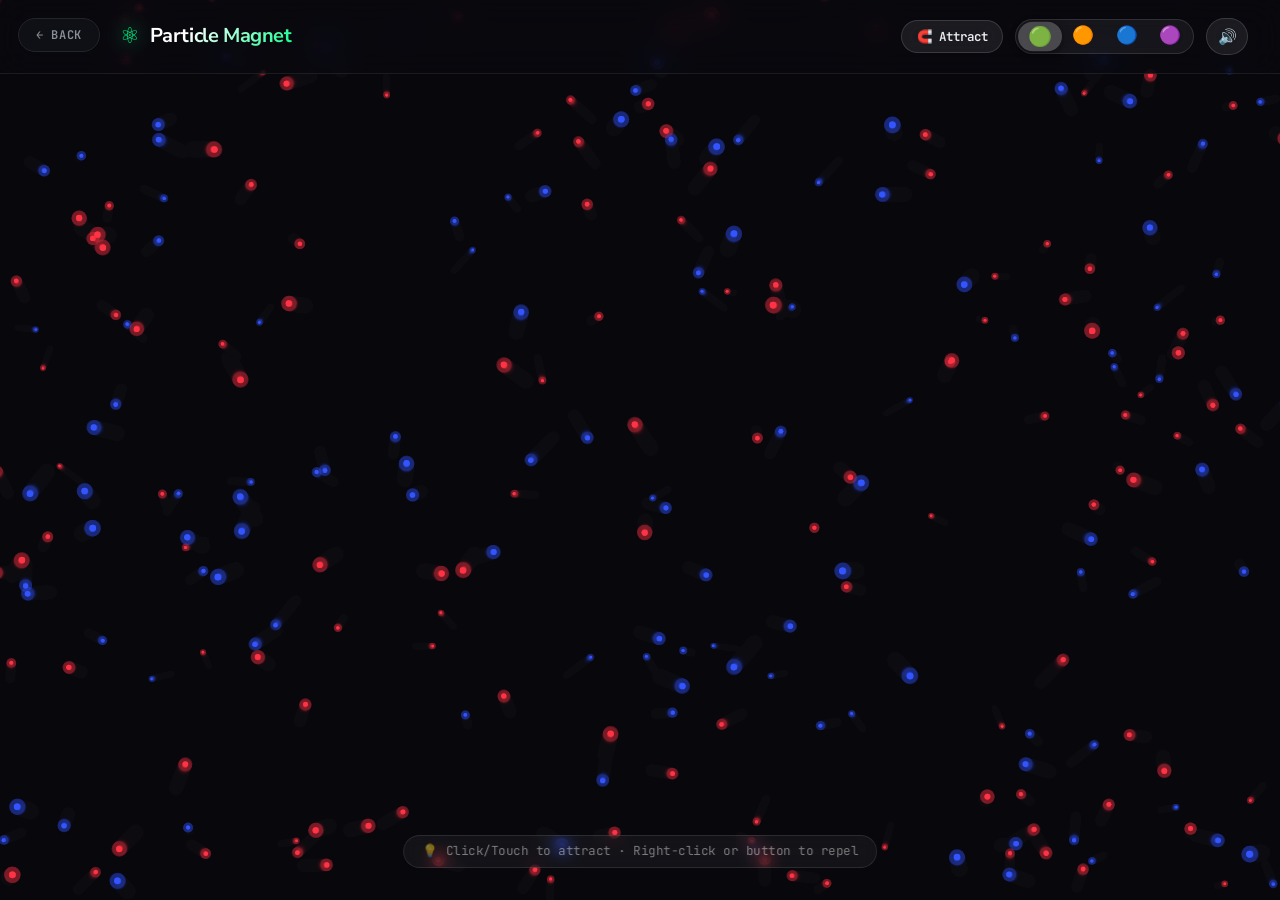
<file: toys/particle-magnet/index.html>
<!DOCTYPE html>
<html lang="en">
<head>
  <meta charset="UTF-8" />
  <meta name="viewport" content="width=device-width, initial-scale=1.0, user-scalable=no" />
  <title>Particle Magnet · Fidget Toys</title>
  <link rel="stylesheet" href="../../css/style.css" />
  <link rel="stylesheet" href="style.css" />
  <link rel="preconnect" href="https://fonts.googleapis.com" />
  <link rel="preconnect" href="https://fonts.gstatic.com" crossorigin />
  <link
    href="https://fonts.googleapis.com/css2?family=JetBrains+Mono:wght@400;600;700&family=Nunito+Sans:wght@400;600;700;800&display=swap"
    rel="stylesheet"
  />
</head>
<body data-theme="neon">
  <a href="../../index.html" class="back-btn" aria-label="Back to home">← Back</a>

  <header class="magnet-header">
    <div class="magnet-brand">
      <span class="brand-icon">⚛</span>
      <h1 class="brand-title">Particle Magnet</h1>
    </div>

    <!-- Controls ribbon -->
    <div class="magnet-controls">
      <button class="action-btn" id="polarityBtn" title="Toggle Attract or Repel Polarity">
        <span class="btn-icon" id="polarityIcon">🧲</span>
        <span class="btn-text" id="polarityText">Attract</span>
      </button>

      <div class="theme-picker" role="radiogroup" aria-label="Color Palette">
        <button class="theme-btn active" data-theme="neon" title="Cyber Neon" aria-label="Neon palette">🟢</button>
        <button class="theme-btn" data-theme="solar" title="Solar Flare" aria-label="Solar palette">🟠</button>
        <button class="theme-btn" data-theme="ocean" title="Bioluminescent" aria-label="Ocean palette">🔵</button>
        <button class="theme-btn" data-theme="plasma" title="Cosmic Plasma" aria-label="Plasma palette">🟣</button>
      </div>

      <button class="action-btn icon-only" id="soundToggle" aria-label="Toggle sound" title="Sound Mute/Unmute">
        <span id="soundIcon">🔊</span>
      </button>
    </div>
  </header>

  <canvas id="canvas" aria-label="Particle magnet — hold to pull or push particles"></canvas>

  <div class="hint" id="hint">
    <span class="hint-text">💡 Click/Touch to attract · Right-click or button to repel</span>
  </div>

  <script src="script.js"></script>
</body>
</html>
</file>
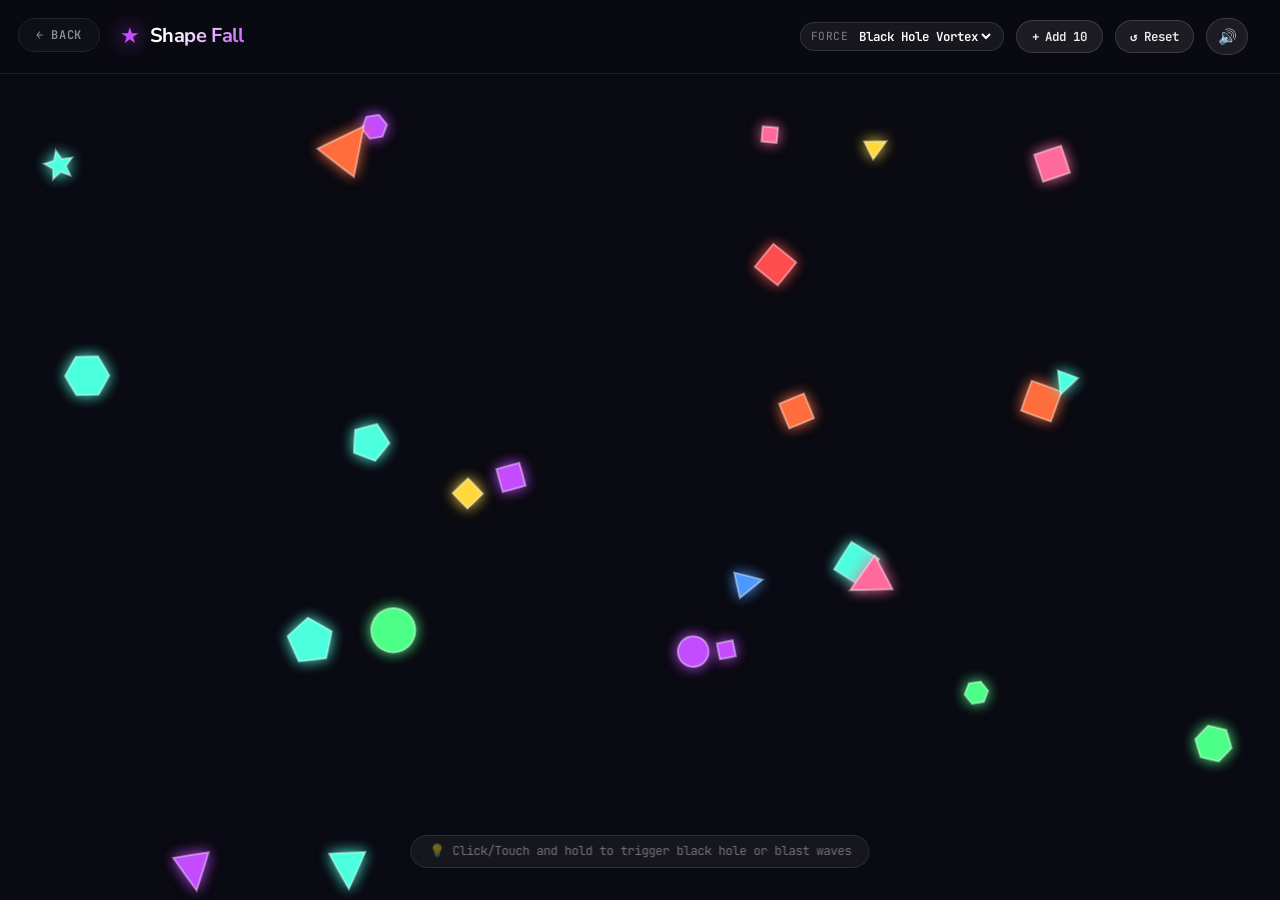
<file: toys/shape-fall/index.html>
<!DOCTYPE html>
<html lang="en">
<head>
  <meta charset="UTF-8" />
  <meta name="viewport" content="width=device-width, initial-scale=1.0, user-scalable=no" />
  <title>Shape Fall · Fidget Toys</title>
  <link rel="stylesheet" href="../../css/style.css" />
  <link rel="stylesheet" href="style.css" />
  <link rel="preconnect" href="https://fonts.googleapis.com" />
  <link rel="preconnect" href="https://fonts.gstatic.com" crossorigin />
  <link
    href="https://fonts.googleapis.com/css2?family=JetBrains+Mono:wght@400;600;700&family=Nunito+Sans:wght@400;600;700;800&display=swap"
    rel="stylesheet"
  />
</head>
<body>
  <a href="../../index.html" class="back-btn" aria-label="Back to home">← Back</a>

  <header class="shape-header">
    <div class="shape-brand">
      <span class="brand-icon">★</span>
      <h1 class="brand-title">Shape Fall</h1>
    </div>

    <div class="shape-controls">
      <div class="control-group">
        <label for="forceMode" class="ctrl-label">Force</label>
        <select id="forceMode" class="ctrl-select">
          <option value="blackhole">Black Hole Vortex</option>
          <option value="supernova">Supernova Blast</option>
          <option value="zerog">Zero-G Drift</option>
        </select>
      </div>

      <button class="action-btn" id="addBtn" title="Add 10 shapes">
        <span class="btn-icon">+</span>
        <span class="btn-text">Add 10</span>
      </button>

      <button class="action-btn" id="resetBtn" title="Reset Shapes">
        <span class="btn-icon">↺</span>
        <span class="btn-text">Reset</span>
      </button>

      <button class="action-btn icon-only" id="soundToggle" aria-label="Toggle sound" title="Sound Mute/Unmute">
        <span id="soundIcon">🔊</span>
      </button>
    </div>
  </header>

  <canvas id="canvas" aria-label="Shape fall — hold to pull or push shapes"></canvas>

  <div class="hint" id="hint">
    <span class="hint-text">💡 Click/Touch and hold to trigger black hole or blast waves</span>
  </div>

  <script src="script.js"></script>
</body>
</html>
</file>
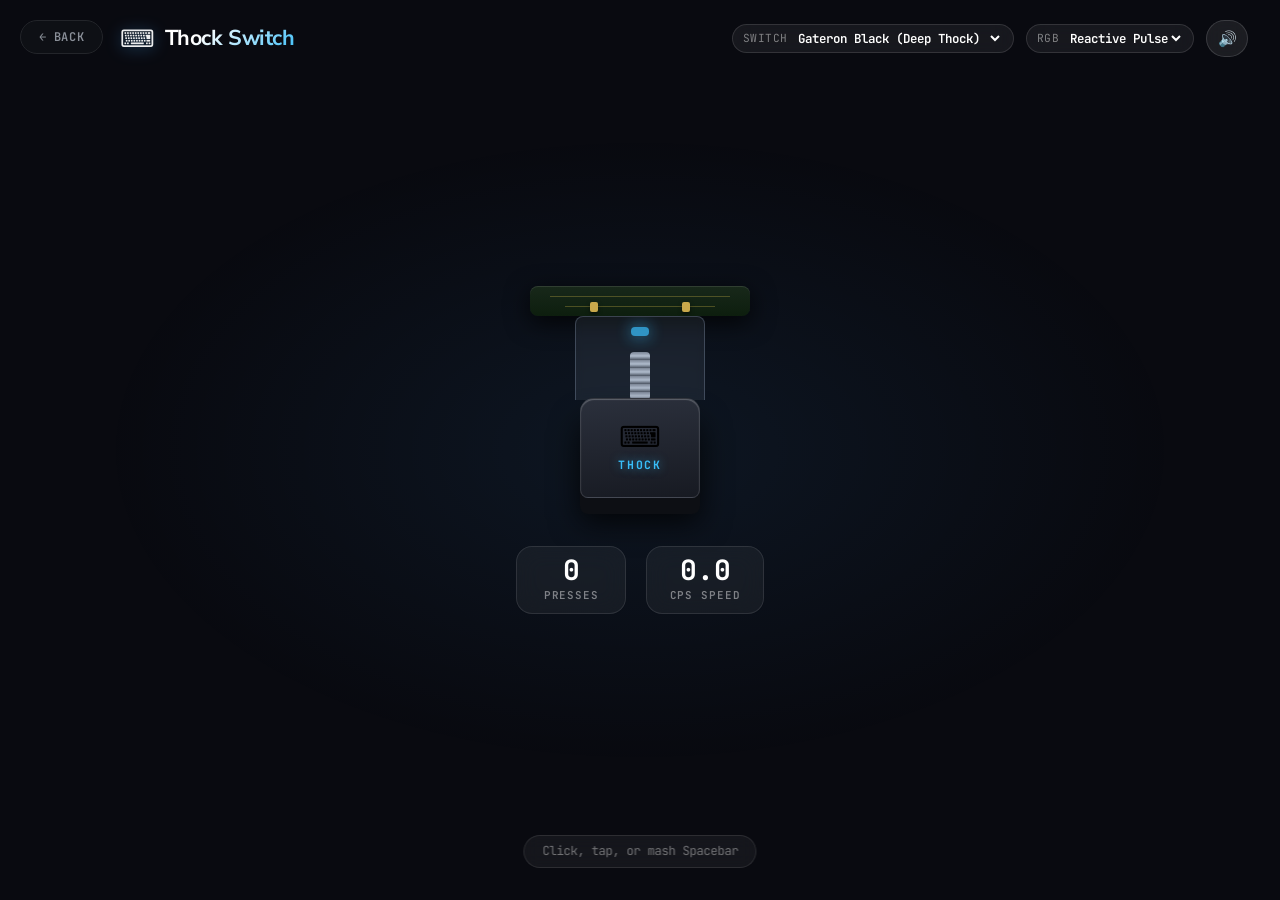
<file: toys/thock-switch/index.html>
<!DOCTYPE html>
<html lang="en">
<head>
  <meta charset="UTF-8" />
  <meta name="viewport" content="width=device-width, initial-scale=1.0, user-scalable=no" />
  <title>Thock Switch · Fidget Toys</title>
  <link rel="stylesheet" href="../../css/style.css" />
  <link rel="stylesheet" href="style.css" />
  <link rel="preconnect" href="https://fonts.googleapis.com" />
  <link rel="preconnect" href="https://fonts.gstatic.com" crossorigin />
  <link
    href="https://fonts.googleapis.com/css2?family=JetBrains+Mono:wght@400;600;700&family=Nunito+Sans:wght@400;600;700;800&display=swap"
    rel="stylesheet"
  />
</head>
<body data-switch="gateron" data-rgb="reactive">
  <a href="../../index.html" class="back-btn" aria-label="Back to home">← Back</a>

  <header class="switch-header">
    <div class="header-brand">
      <span class="brand-icon">⌨</span>
      <h1 class="brand-title">Thock Switch</h1>
    </div>

    <!-- Controls ribbon -->
    <div class="switch-controls">
      <!-- Switch Profile Selector -->
      <div class="control-group" title="Switch Sound Profile">
        <label for="switchType" class="ctrl-label">Switch</label>
        <select id="switchType" class="ctrl-select" aria-label="Select switch sound profile">
          <option value="gateron">Gateron Black (Deep Thock)</option>
          <option value="cherry">Cherry Blue (Crisp Click)</option>
          <option value="panda">Holy Panda (Snappy Clack)</option>
          <option value="silent">Silent Linear (Velvet Mute)</option>
        </select>
      </div>

      <!-- RGB Lighting Selector -->
      <div class="control-group" title="Backlight Mode">
        <label for="rgbMode" class="ctrl-label">RGB</label>
        <select id="rgbMode" class="ctrl-select" aria-label="Select RGB backlight mode">
          <option value="reactive">Reactive Pulse</option>
          <option value="rainbow">Rainbow Wave</option>
          <option value="amber">Warm Amber</option>
          <option value="cyan">Neon Cyan</option>
        </select>
      </div>

      <button class="action-btn icon-only" id="soundToggle" aria-label="Toggle sound" title="Sound Mute/Unmute">
        <span id="soundIcon">🔊</span>
      </button>
    </div>
  </header>

  <main class="switch-scene" aria-label="Mechanical keyboard switch — press to hear the thock">
    <!-- Subtle radial glow behind the switch -->
    <div class="scene-glow" id="sceneGlow" aria-hidden="true"></div>

    <div class="switch-wrapper" id="switchWrapper">
      <!-- Plate / PCB base -->
      <div class="pcb" aria-hidden="true">
        <div class="pcb-trace pcb-trace--1"></div>
        <div class="pcb-trace pcb-trace--2"></div>
        <div class="pcb-pin pcb-pin--l"></div>
        <div class="pcb-pin pcb-pin--r"></div>
      </div>

      <!-- Switch housing (transparent body) -->
      <div class="housing" id="housing" aria-hidden="true">
        <!-- Spring visible inside -->
        <div class="spring" id="spring"></div>
        <!-- LED window glow -->
        <div class="led-window" id="ledWindow"></div>
      </div>

      <!-- Keycap — the interactive element -->
      <button class="keycap"
              id="keycap"
              aria-label="Press the switch"
              aria-pressed="false">
        <span class="keycap-legend" aria-hidden="true">⌨</span>
        <span class="keycap-sub" id="keycapSub" aria-hidden="true">THOCK</span>
      </button>
    </div>

    <!-- HUD Stats: Press counter + Live CPS meter -->
    <div class="hud-stats">
      <div class="counter" id="counter" aria-live="polite">
        <span class="counter-value" id="counterValue">0</span>
        <span class="counter-label">presses</span>
      </div>

      <div class="counter cps-counter" title="Clicks Per Second">
        <span class="counter-value" id="cpsValue">0.0</span>
        <span class="counter-label">CPS speed</span>
      </div>
    </div>
  </main>

  <canvas id="sparksCanvas" class="sparks-canvas" aria-hidden="true"></canvas>

  <div class="hint">
    <span class="hint-text">Click, tap, or mash Spacebar</span>
  </div>

  <script src="script.js"></script>
</body>
</html>
</file>
<file: css/style.css>
/* =============================================
   BASE RESET & TOKENS
   ============================================= */
*, *::before, *::after {
  box-sizing: border-box;
  margin: 0;
  padding: 0;
}

:root,
[data-theme="obsidian"] {
  --bg:             #010102;
  --surface:        #0E1015;
  --surface-raised: #141720;
  --border:         #23252A;
  --border-subtle:  #18191D;
  --border-strong:  #34343A;
  --text:           #F7F8F8;
  --text-dim:       #8A8F98;
  --text-subtle:    #62666D;
  --radius:         16px;
  --accent-primary: #5E6AD2;
  --font-serif:     'Cormorant Garamond', Georgia, serif;
  --font-sans:      'Nunito Sans', -apple-system, BlinkMacSystemFont, sans-serif;
  --font-mono:      'JetBrains Mono', monospace;
  --transition:     0.24s cubic-bezier(0.4, 0, 0.2, 1);
  font-size: 16px;
}

[data-theme="cyber"] {
  --bg:             #08090E;
  --surface:        rgba(19, 23, 38, 0.7);
  --surface-raised: rgba(28, 35, 58, 0.85);
  --border:         rgba(139, 92, 246, 0.25);
  --border-subtle:  rgba(255, 255, 255, 0.08);
  --border-strong:  rgba(139, 92, 246, 0.5);
  --text:           #F8FAFC;
  --text-dim:       #A5B4FC;
  --text-subtle:    #6366F1;
  --radius:         22px;
  --accent-primary: #8B5CF6;
}

[data-theme="arcade"] {
  --bg:             #0D0E15;
  --surface:        #181A28;
  --surface-raised: #212538;
  --border:         #2A2E44;
  --border-subtle:  #1E2130;
  --border-strong:  #00FF66;
  --text:           #FFFFFF;
  --text-dim:       #A0A8C0;
  --text-subtle:    #68708C;
  --radius:         12px;
  --accent-primary: #00FF66;
}

[data-theme="arcade"] .bg-gradient {
  background-image: radial-gradient(rgba(255, 255, 255, 0.08) 1.5px, transparent 1.5px) !important;
  background-size: 20px 20px !important;
  opacity: 1 !important;
  animation: none !important;
}

[data-theme="arcade"] .toy-card {
  border-width: 2px !important;
  box-shadow: 4px 4px 0px rgba(0, 0, 0, 0.85) !important;
}

[data-theme="arcade"] .toy-card:hover {
  transform: translate(-3px, -3px) !important;
  box-shadow: 6px 6px 0px var(--accent-primary) !important;
}

[data-theme="cyber"] .toy-card {
  backdrop-filter: blur(16px);
  -webkit-backdrop-filter: blur(16px);
}

.theme-toggle-btn {
  display: inline-flex;
  align-items: center;
  gap: 0.5rem;
  padding: 0.5rem 0.95rem;
  background: var(--surface);
  border: 1px solid var(--border);
  border-radius: 9999px;
  color: var(--text);
  font-family: var(--font-mono);
  font-size: 0.82rem;
  font-weight: 500;
  cursor: pointer;
  transition: var(--transition);
}

.theme-toggle-btn:hover {
  border-color: var(--border-strong);
  transform: translateY(-1px);
}

html, body {
  min-height: 100%;
}

body {
  background-color: var(--bg);
  color: var(--text);
  font-family: var(--font-sans);
  line-height: 1.5;
  overflow-x: hidden;
  -webkit-font-smoothing: antialiased;
}

/* =============================================
   ANIMATED BACKGROUND GRADIENT
   ============================================= */
.bg-gradient {
  position: fixed;
  inset: 0;
  z-index: 0;
  pointer-events: none;
  background:
    radial-gradient(ellipse 70% 50% at 15% 10%,  rgba(255,64,129,0.07)  0%, transparent 60%),
    radial-gradient(ellipse 60% 50% at 85% 20%,  rgba(56,189,248,0.07)  0%, transparent 55%),
    radial-gradient(ellipse 80% 60% at 50% 90%,  rgba(0,255,136,0.05)  0%, transparent 65%);
  animation: bgShift 20s ease-in-out infinite alternate;
}

@keyframes bgShift {
  0%   { opacity: 1; transform: scale(1); }
  50%  { opacity: 0.8; transform: scale(1.05); }
  100% { opacity: 1; transform: scale(1); }
}

/* =============================================
   LAYOUT WRAPPERS
   ============================================= */
.site-header,
main,
.site-footer {
  position: relative;
  z-index: 1;
}

/* =============================================
   HEADER
   ============================================= */
.site-header {
  text-align: center;
  padding: clamp(3rem, 7vw, 5.5rem) 1.5rem 1rem;
  max-width: 900px;
  margin: 0 auto;
}

.site-eyebrow {
  font-family: var(--font-mono);
  font-size: 0.72rem;
  font-weight: 700;
  letter-spacing: 0.16em;
  text-transform: uppercase;
  color: #38bdf8;
  margin-bottom: 0.75rem;
}

.site-title {
  font-family: var(--font-serif);
  font-size: clamp(2.75rem, 6.5vw, 4.5rem);
  font-weight: 600;
  letter-spacing: -0.02em;
  color: var(--text);
  line-height: 1.1;
}

.site-subtitle {
  margin-top: 0.85rem;
  color: var(--text-dim);
  font-size: clamp(1.05rem, 2.4vw, 1.25rem);
  font-weight: 400;
}

.header-nav-row {
  display: flex;
  align-items: center;
  justify-content: center;
  gap: 1.5rem;
  margin-top: 1.5rem;
}

.portfolio-link {
  font-family: var(--font-mono);
  font-size: 0.8rem;
  font-weight: 600;
  letter-spacing: 0.06em;
  text-transform: uppercase;
  color: var(--text-dim);
  text-decoration: none;
  transition: color var(--transition);
}

.portfolio-link:hover {
  color: var(--text);
}

.random-toy-btn {
  display: inline-flex;
  align-items: center;
  gap: 0.45rem;
  background: rgba(255, 255, 255, 0.07);
  border: 1px solid rgba(255, 255, 255, 0.14);
  color: #fff;
  border-radius: 999px;
  padding: 0.45rem 1.1rem;
  font-family: var(--font-mono);
  font-size: 0.8rem;
  font-weight: 600;
  cursor: pointer;
  backdrop-filter: blur(12px);
  transition: all var(--transition);
}

.random-toy-btn:hover {
  background: rgba(255, 255, 255, 0.15);
  border-color: rgba(255, 255, 255, 0.3);
  transform: translateY(-2px);
  box-shadow: 0 4px 16px rgba(0, 0, 0, 0.4);
}

.random-toy-btn:active {
  transform: translateY(0);
}

/* =============================================
   SEARCH & CATEGORY FILTERS
   ============================================= */
.filter-bar {
  margin-top: 2.25rem;
  display: flex;
  flex-direction: column;
  align-items: center;
  gap: 1.25rem;
}

.search-box {
  position: relative;
  width: 100%;
  max-width: 480px;
}

.search-icon {
  position: absolute;
  left: 1.1rem;
  top: 50%;
  transform: translateY(-50%);
  font-size: 0.95rem;
  color: var(--text-subtle);
  pointer-events: none;
}

#toySearch {
  width: 100%;
  padding: 0.75rem 1.2rem 0.75rem 2.75rem;
  background: rgba(18, 20, 28, 0.8);
  border: 1px solid var(--border);
  border-radius: 999px;
  color: #fff;
  font-family: var(--font-sans);
  font-size: 0.95rem;
  outline: none;
  backdrop-filter: blur(16px);
  transition: all var(--transition);
}

#toySearch:focus {
  border-color: #38bdf8;
  box-shadow: 0 0 16px rgba(56, 189, 248, 0.25);
  background: var(--surface-raised);
}

#toySearch::placeholder {
  color: var(--text-subtle);
}

.filter-pills {
  display: flex;
  flex-wrap: wrap;
  justify-content: center;
  gap: 0.5rem;
}

.filter-pill {
  background: rgba(255, 255, 255, 0.05);
  border: 1px solid var(--border);
  color: var(--text-dim);
  border-radius: 999px;
  padding: 0.45rem 1rem;
  font-family: var(--font-mono);
  font-size: 0.78rem;
  font-weight: 600;
  cursor: pointer;
  backdrop-filter: blur(12px);
  transition: all var(--transition);
}

.filter-pill:hover {
  background: rgba(255, 255, 255, 0.1);
  color: var(--text);
  border-color: var(--border-strong);
}

.filter-pill.active {
  background: rgba(255, 255, 255, 0.18);
  color: #fff;
  border-color: rgba(255, 255, 255, 0.4);
  box-shadow: 0 2px 10px rgba(0, 0, 0, 0.4);
}

/* =============================================
   TOYS GRID (Bento Layout)
   ============================================= */
.toys-grid {
  display: grid;
  grid-template-columns: repeat(auto-fit, minmax(320px, 1fr));
  gap: 1.5rem;
  max-width: 1240px;
  margin: 2.5rem auto 0;
  padding: 0 1.5rem 4rem;
}

/* =============================================
   TOY CARD
   ============================================= */
.toy-card {
  position: relative;
  display: flex;
  flex-direction: column;
  gap: 0.85rem;
  padding: 1.85rem;
  background: var(--surface);
  border: 1px solid var(--border);
  border-radius: var(--radius);
  text-decoration: none;
  color: var(--text);
  overflow: hidden;
  box-shadow: 0 6px 24px -4px rgba(0, 0, 0, 0.5);
  transition:
    transform      var(--transition),
    background     var(--transition),
    border-color   var(--transition),
    box-shadow     var(--transition);
  --accent:     #fff;
  --accent-dim: rgba(255,255,255,0.1);
}

/* Top accent stripe */
.toy-card::before {
  content: '';
  position: absolute;
  top: 0; left: 0; right: 0;
  height: 2px;
  background: var(--accent);
  opacity: 0;
  transition: opacity var(--transition);
}

/* Hover / Focus */
.toy-card:hover,
.toy-card:focus-visible {
  transform: translateY(-5px);
  background: var(--surface-raised);
  border-color: var(--accent);
  box-shadow: 0 18px 40px -6px rgba(0, 0, 0, 0.7), 0 0 24px var(--accent-dim);
  outline: none;
}

.toy-card:hover::before,
.toy-card:focus-visible::before {
  opacity: 1;
}

.toy-card:active {
  transform: translateY(-2px);
}

.toy-card-top {
  display: flex;
  align-items: center;
  justify-content: space-between;
  width: 100%;
}

.toy-icon {
  font-size: 2.2rem;
  line-height: 1;
  filter: drop-shadow(0 0 10px var(--accent));
  transition: transform var(--transition), filter var(--transition);
}

.toy-card:hover .toy-icon {
  transform: scale(1.1);
  filter: drop-shadow(0 0 20px var(--accent));
}

.toy-badge {
  font-family: var(--font-mono);
  font-size: 0.65rem;
  font-weight: 700;
  letter-spacing: 0.08em;
  padding: 0.2rem 0.55rem;
  border-radius: 999px;
  text-transform: uppercase;
}

.new-badge {
  background: linear-gradient(135deg, #ff4081 0%, #d500f9 100%);
  color: #fff;
  box-shadow: 0 0 12px rgba(255, 64, 129, 0.5);
  animation: badgePulse 2s infinite ease-in-out;
}

@keyframes badgePulse {
  0%, 100% { transform: scale(1); }
  50% { transform: scale(1.08); }
}

.toy-name {
  font-family: var(--font-serif);
  font-size: 1.55rem;
  font-weight: 600;
  letter-spacing: -0.01em;
  color: var(--text);
  margin: 0;
}

.toy-desc {
  font-family: var(--font-sans);
  font-size: 0.92rem;
  color: var(--text-dim);
  flex: 1;
  line-height: 1.6;
}

.toy-card-footer {
  display: flex;
  align-items: center;
  justify-content: space-between;
  margin-top: 0.5rem;
  padding-top: 0.85rem;
  border-top: 1px solid var(--border-subtle);
}

.toy-tag {
  font-family: var(--font-mono);
  font-size: 0.72rem;
  font-weight: 600;
  color: var(--text-subtle);
  letter-spacing: 0.04em;
  text-transform: uppercase;
}

.toy-arrow {
  display: inline-block;
  font-family: var(--font-mono);
  font-size: 1.15rem;
  color: var(--text-dim);
  opacity: 0.5;
  transform: translateX(-4px);
  transition: all var(--transition);
}

.toy-card:hover .toy-arrow,
.toy-card:focus-visible .toy-arrow {
  opacity: 1;
  transform: translateX(0);
  color: var(--accent);
}

/* =============================================
   FAVORITES BUTTON
   ============================================= */
.favorite-btn {
  background: none;
  border: none;
  color: var(--text-subtle);
  font-size: 1.4rem;
  cursor: pointer;
  opacity: 0.6;
  transform: scale(0.9);
  transition: all var(--transition);
  z-index: 10;
  padding: 0.3rem;
  line-height: 1;
}

.toy-card:hover .favorite-btn,
.toy-card:focus-visible .favorite-btn {
  opacity: 1;
  transform: scale(1);
}

.favorite-btn.is-favorite {
  color: var(--accent);
  opacity: 1;
  transform: scale(1);
  filter: drop-shadow(0 0 8px var(--accent));
}

.favorite-btn:hover {
  transform: scale(1.2);
}

/* =============================================
   NO RESULTS STATE
   ============================================= */
.no-results {
  text-align: center;
  padding: 4rem 1.5rem;
}

.no-results-icon {
  font-size: 3rem;
  display: block;
  margin-bottom: 0.75rem;
  opacity: 0.6;
}

.no-results-text {
  font-family: var(--font-mono);
  font-size: 0.95rem;
  color: var(--text-dim);
}

/* =============================================
   FOOTER
   ============================================= */
.site-footer {
  text-align: center;
  padding: 0 1rem 3.5rem;
  color: var(--text-subtle);
  font-family: var(--font-mono);
  font-size: 0.75rem;
  letter-spacing: 0.06em;
  text-transform: uppercase;
}

/* =============================================
   SHARED TOY-PAGE HELPERS (used by all sub-toys)
   ============================================= */
.back-btn {
  position: fixed;
  top: 1.25rem;
  left: 1.25rem;
  z-index: 100;
  display: inline-flex;
  align-items: center;
  gap: 0.4rem;
  padding: 0.45rem 1.1rem;
  background: var(--surface);
  border: 1px solid var(--border);
  border-radius: 999px;
  color: var(--text-dim);
  text-decoration: none;
  font-size: 0.75rem;
  font-family: var(--font-mono);
  font-weight: 600;
  letter-spacing: 0.05em;
  text-transform: uppercase;
  backdrop-filter: blur(12px);
  transition: background var(--transition), color var(--transition), border-color var(--transition);
}

.back-btn:hover {
  background: var(--surface-raised);
  color: var(--text);
  border-color: var(--border-strong);
}

/* =============================================
   RESPONSIVE DESIGN
   ============================================= */
@media (max-width: 768px) {
  .site-header {
    padding: 3rem 1rem 1rem;
  }
  .toys-grid {
    grid-template-columns: 1fr;
    padding: 0 1rem 3rem;
  }
  .toy-card {
    padding: 1.5rem;
  }
  .filter-pills {
    gap: 0.4rem;
  }
  .filter-pill {
    padding: 0.35rem 0.8rem;
    font-size: 0.74rem;
  }
}

@media (hover: none) {
  .favorite-btn {
    opacity: 0.75;
    transform: scale(1);
  }
}
</file>
<file: toys/audio-waveform/style.css>
html, body {
  margin: 0;
  padding: 0;
  overflow: hidden;
  background: #09090f;
  font-family: 'Nunito Sans', -apple-system, sans-serif;
  color: #ecedee;
  user-select: none;
  -webkit-user-select: none;
}

.back-btn {
  position: fixed;
  top: 1.1rem;
  left: 1.1rem;
  z-index: 150 !important;
}

/* =============================================
   HEADER & CONTROLS
   ============================================= */
.audio-header {
  position: fixed;
  top: 0;
  left: 0;
  right: 0;
  z-index: 50;
  display: flex;
  align-items: center;
  justify-content: space-between;
  padding: 1.1rem 2rem;
  background: rgba(9, 9, 15, 0.75);
  backdrop-filter: blur(16px);
  border-bottom: 1px solid rgba(255, 255, 255, 0.08);
  pointer-events: none;
}

.audio-header > * {
  pointer-events: auto;
}

.audio-brand {
  display: flex;
  align-items: center;
  gap: 0.6rem;
  margin-left: 5.5rem;
}

.brand-icon {
  font-size: 1.4rem;
  color: #44ffaa;
  filter: drop-shadow(0 0 10px #44ffaa);
}

.brand-title {
  margin: 0;
  font-size: 1.25rem;
  font-weight: 700;
  letter-spacing: -0.02em;
  background: linear-gradient(135deg, #ffffff 30%, #44ffaa 100%);
  -webkit-background-clip: text;
  -webkit-text-fill-color: transparent;
}

.audio-controls {
  display: flex;
  align-items: center;
  gap: 0.75rem;
}

.control-group {
  display: flex;
  align-items: center;
  gap: 0.4rem;
  background: rgba(255, 255, 255, 0.06);
  padding: 0.25rem 0.6rem;
  border-radius: 999px;
  border: 1px solid rgba(255, 255, 255, 0.12);
  backdrop-filter: blur(12px);
}

.ctrl-label {
  font-family: 'JetBrains Mono', monospace;
  font-size: 0.7rem;
  text-transform: uppercase;
  color: rgba(255, 255, 255, 0.45);
  letter-spacing: 0.05em;
}

.ctrl-select {
  background: transparent;
  border: none;
  color: #fff;
  font-family: 'JetBrains Mono', monospace;
  font-size: 0.78rem;
  font-weight: 600;
  cursor: pointer;
  outline: none;
}

.ctrl-select option {
  background: #141620;
  color: #fff;
}

.action-btn {
  display: inline-flex;
  align-items: center;
  gap: 0.4rem;
  background: rgba(68, 255, 170, 0.12);
  border: 1px solid rgba(68, 255, 170, 0.35);
  color: #44ffaa;
  border-radius: 999px;
  padding: 0.45rem 1rem;
  font-family: 'JetBrains Mono', monospace;
  font-size: 0.78rem;
  font-weight: 600;
  cursor: pointer;
  backdrop-filter: blur(12px);
  transition: all 0.2s cubic-bezier(0.4, 0, 0.2, 1);
}

.action-btn:hover {
  background: rgba(68, 255, 170, 0.22);
  border-color: rgba(68, 255, 170, 0.6);
}

.action-btn.active {
  background: rgba(239, 68, 68, 0.2);
  border-color: rgba(239, 68, 68, 0.6);
  color: #f87171;
  box-shadow: 0 0 16px rgba(239, 68, 68, 0.4);
}

#canvas {
  display: block;
  width: 100vw;
  height: 100vh;
  cursor: crosshair;
  touch-action: none;
}

.mic-status {
  position: fixed;
  bottom: 4rem;
  left: 50%;
  transform: translateX(-50%);
  font-family: 'JetBrains Mono', monospace;
  font-size: 0.75rem;
  color: #ff9944;
  pointer-events: none;
  z-index: 20;
}

/* Hint */
.hint {
  position: fixed;
  bottom: 2rem;
  left: 50%;
  transform: translateX(-50%);
  pointer-events: none;
  z-index: 10;
  display: flex;
  gap: 0.8rem;
}

.hint-text {
  display: inline-block;
  padding: 0.4rem 1.1rem;
  background: rgba(255, 255, 255, 0.06);
  border: 1px solid rgba(255, 255, 255, 0.1);
  border-radius: 999px;
  color: rgba(255, 255, 255, 0.45);
  font-size: 0.78rem;
  font-family: 'JetBrains Mono', monospace;
  letter-spacing: 0.04em;
  backdrop-filter: blur(8px);
}

@media (max-width: 680px) {
  .audio-header {
    padding: 0.75rem 1rem;
    gap: 0.75rem;
    justify-content: center;
  }
  .audio-brand {
    display: none;
  }
}
</file>
<file: toys/bubble-pop/style.css>
/* ============================================================
   Bubble Pop · 3D Tactile Pop-It & Bubble Wrap Styles
   ============================================================ */

*, *::before, *::after {
  box-sizing: border-box;
  user-select: none;
  -webkit-user-select: none;
  -webkit-tap-highlight-color: transparent;
}

body {
  margin: 0;
  padding: 0;
  min-height: 100vh;
  min-height: 100dvh;
  display: flex;
  flex-direction: column;
  background: #0b0c10;
  color: #ecedee;
  font-family: 'Nunito Sans', -apple-system, sans-serif;
  overflow: hidden;
  position: relative;
}

/* Background mesh */
.bg-mesh {
  position: fixed;
  inset: 0;
  z-index: 0;
  pointer-events: none;
  background:
    radial-gradient(ellipse 70% 60% at 20% 15%, rgba(196, 77, 255, 0.08) 0%, transparent 60%),
    radial-gradient(ellipse 60% 50% at 80% 25%, rgba(68, 170, 255, 0.08) 0%, transparent 60%),
    radial-gradient(ellipse 70% 70% at 50% 85%, rgba(255, 68, 170, 0.06) 0%, transparent 70%);
  transition: background 0.5s ease;
}

/* Particle Canvas */
.particle-layer {
  position: fixed;
  inset: 0;
  z-index: 5;
  pointer-events: none;
}

/* Header */
.pop-header {
  position: relative;
  z-index: 10;
  display: flex;
  align-items: center;
  justify-content: space-between;
  padding: 1.25rem 2rem 1rem;
  gap: 1.5rem;
  flex-wrap: wrap;
}

.pop-brand {
  display: flex;
  align-items: center;
  gap: 0.6rem;
  margin-left: 5.5rem; /* Space for .back-btn */
}

.brand-icon {
  font-size: 1.6rem;
  filter: drop-shadow(0 2px 8px rgba(255, 255, 255, 0.3));
}

.brand-title {
  margin: 0;
  font-size: 1.35rem;
  font-weight: 700;
  letter-spacing: -0.02em;
  background: linear-gradient(135deg, #ffffff 30%, #a5b4fc 100%);
  -webkit-background-clip: text;
  -webkit-text-fill-color: transparent;
}

.pop-stats {
  display: flex;
  align-items: center;
  gap: 0.75rem;
}

.stat-pill {
  display: flex;
  align-items: baseline;
  gap: 0.35rem;
  padding: 0.35rem 0.85rem;
  background: rgba(255, 255, 255, 0.05);
  border: 1px solid rgba(255, 255, 255, 0.1);
  border-radius: 999px;
  backdrop-filter: blur(12px);
}

.stat-num {
  font-family: 'JetBrains Mono', monospace;
  font-weight: 700;
  font-size: 1.1rem;
  color: #fff;
  transition: transform 0.15s ease;
}

.stat-num.bump {
  transform: scale(1.25);
  color: #4ade80;
}

.stat-label {
  font-family: 'JetBrains Mono', monospace;
  font-size: 0.7rem;
  text-transform: uppercase;
  color: rgba(255, 255, 255, 0.45);
  letter-spacing: 0.05em;
}

.pop-controls {
  display: flex;
  align-items: center;
  gap: 0.6rem;
}

.theme-picker {
  display: flex;
  align-items: center;
  gap: 0.25rem;
  background: rgba(255, 255, 255, 0.05);
  padding: 0.2rem;
  border-radius: 999px;
  border: 1px solid rgba(255, 255, 255, 0.1);
}

.theme-btn {
  background: transparent;
  border: none;
  font-size: 1.1rem;
  padding: 0.3rem 0.55rem;
  border-radius: 999px;
  cursor: pointer;
  transition: all 0.2s ease;
  line-height: 1;
}

.theme-btn:hover {
  background: rgba(255, 255, 255, 0.1);
  transform: scale(1.1);
}

.theme-btn.active {
  background: rgba(255, 255, 255, 0.2);
  box-shadow: 0 2px 8px rgba(0, 0, 0, 0.3);
  transform: scale(1.1);
}

.action-btn {
  display: inline-flex;
  align-items: center;
  gap: 0.4rem;
  background: rgba(255, 255, 255, 0.07);
  border: 1px solid rgba(255, 255, 255, 0.14);
  color: #ecedee;
  border-radius: 999px;
  padding: 0.45rem 0.9rem;
  font-family: 'JetBrains Mono', monospace;
  font-size: 0.78rem;
  font-weight: 600;
  cursor: pointer;
  backdrop-filter: blur(12px);
  transition: all 0.2s cubic-bezier(0.4, 0, 0.2, 1);
}

.action-btn:hover {
  background: rgba(255, 255, 255, 0.15);
  border-color: rgba(255, 255, 255, 0.3);
  transform: translateY(-1px);
}

.action-btn:active {
  transform: translateY(1px);
}

.action-btn.icon-only {
  padding: 0.45rem 0.65rem;
  font-size: 0.95rem;
}

/* Viewport for the Sheet */
.sheet-viewport {
  position: relative;
  z-index: 2;
  flex: 1;
  display: flex;
  align-items: center;
  justify-content: center;
  padding: 1rem 1.5rem 3rem;
  overflow: hidden;
}

/* 3D Silicone Pop-it Tray Container */
.sheet-container {
  position: relative;
  max-width: 95vw;
  max-height: 78vh;
  padding: clamp(14px, 2.5vw, 24px);
  border-radius: clamp(24px, 4vw, 36px);
  background: #181920;
  border: 3px solid rgba(255, 255, 255, 0.08);
  box-shadow:
    0 30px 60px -12px rgba(0, 0, 0, 0.8),
    0 18px 36px -18px rgba(0, 0, 0, 0.7),
    inset 0 3px 6px rgba(255, 255, 255, 0.15),
    inset 0 -6px 16px rgba(0, 0, 0, 0.6);
  touch-action: none; /* Prevents scroll interference while gliding */
  transition: transform 0.3s cubic-bezier(0.34, 1.56, 0.64, 1);
}

.sheet-container.shake {
  animation: sheetShake 0.4s ease-in-out;
}

@keyframes sheetShake {
  0%, 100% { transform: scale(1) rotate(0deg); }
  25% { transform: scale(1.02) rotate(-1deg); }
  75% { transform: scale(1.02) rotate(1deg); }
}

/* Bubble Grid */
.bubble-grid {
  display: grid;
  grid-template-columns: repeat(6, 1fr);
  gap: clamp(10px, 1.8vw, 18px);
  touch-action: none;
}

/* Individual Bubble Cell */
.bubble {
  position: relative;
  width: clamp(48px, 9vw, 76px);
  height: clamp(48px, 9vw, 76px);
  border-radius: 50%;
  cursor: pointer;
  outline: none;
  transition: transform 0.12s cubic-bezier(0.34, 1.56, 0.64, 1), box-shadow 0.15s ease;
  touch-action: none;
}

/* Unpopped 3D Dome */
.bubble:not(.popped) {
  background: var(--b-bg, radial-gradient(circle at 35% 30%, #ff6b9d 0%, #d81b60 65%, #880e4f 100%));
  box-shadow:
    0 8px 16px -2px rgba(0, 0, 0, 0.5),
    0 4px 6px -1px rgba(0, 0, 0, 0.4),
    inset 0 -5px 10px rgba(0, 0, 0, 0.4),
    inset 0 4px 8px rgba(255, 255, 255, 0.5);
  transform: translateY(-2px) scale(1);
}

/* Gloss specular reflection curve */
.bubble:not(.popped)::after {
  content: '';
  position: absolute;
  top: 14%;
  left: 20%;
  width: 40%;
  height: 24%;
  border-radius: 50%;
  background: radial-gradient(ellipse at center, rgba(255, 255, 255, 0.85) 0%, rgba(255, 255, 255, 0.1) 70%, transparent 100%);
  transform: rotate(-30deg);
  pointer-events: none;
}

/* Active compression on press */
.bubble:not(.popped):active,
.bubble:not(.popped).pressing {
  transform: translateY(2px) scale(0.92);
  box-shadow:
    0 2px 6px rgba(0, 0, 0, 0.6),
    inset 0 2px 6px rgba(0, 0, 0, 0.5);
}

/* Popped / Deflated Crater State */
.bubble.popped {
  background: var(--b-bg-popped, radial-gradient(circle at 50% 50%, #4a0e28 0%, #200411 90%));
  box-shadow:
    inset 0 6px 14px rgba(0, 0, 0, 0.85),
    inset 0 2px 5px rgba(0, 0, 0, 0.9),
    inset 0 -2px 4px rgba(255, 255, 255, 0.1),
    0 1px 2px rgba(0, 0, 0, 0.5);
  transform: translateY(3px) scale(0.94);
  border: 1px solid rgba(0, 0, 0, 0.6);
}

.bubble.popped::after {
  display: none;
}

/* Pop snap wave animation */
.bubble.pop-anim {
  animation: bubblePopEffect 0.24s cubic-bezier(0.175, 0.885, 0.32, 1.275);
}

@keyframes bubblePopEffect {
  0%   { transform: translateY(-2px) scale(1); }
  40%  { transform: translateY(1px) scale(0.85); }
  80%  { transform: translateY(4px) scale(1.08); }
  100% { transform: translateY(3px) scale(0.94); }
}

/* Ripple wave upon replenish */
.bubble.replenish-anim {
  animation: bubbleUnpopEffect 0.35s cubic-bezier(0.34, 1.56, 0.64, 1);
}

@keyframes bubbleUnpopEffect {
  0%   { transform: translateY(3px) scale(0.8); opacity: 0.6; }
  60%  { transform: translateY(-4px) scale(1.15); opacity: 1; }
  100% { transform: translateY(-2px) scale(1); }
}

/* ── Theme Definitions ─────────────────────────────────────── */

/* 1. Rainbow Theme (Row by Row) */
body[data-theme="rainbow"] .sheet-container {
  background: #171821;
}
body[data-theme="rainbow"] .row-0 {
  --b-bg: radial-gradient(circle at 35% 30%, #ff5252 0%, #d50000 70%, #8a0000 100%);
  --b-bg-popped: radial-gradient(circle at 50% 50%, #420606 0%, #1e0202 100%);
}
body[data-theme="rainbow"] .row-1 {
  --b-bg: radial-gradient(circle at 35% 30%, #ff9100 0%, #ff6d00 70%, #993d00 100%);
  --b-bg-popped: radial-gradient(circle at 50% 50%, #401f02 0%, #1c0d01 100%);
}
body[data-theme="rainbow"] .row-2 {
  --b-bg: radial-gradient(circle at 35% 30%, #ffd600 0%, #ffab00 70%, #996000 100%);
  --b-bg-popped: radial-gradient(circle at 50% 50%, #423502 0%, #1f1901 100%);
}
body[data-theme="rainbow"] .row-3 {
  --b-bg: radial-gradient(circle at 35% 30%, #00e676 0%, #00c853 70%, #006020 100%);
  --b-bg-popped: radial-gradient(circle at 50% 50%, #033615 0%, #011709 100%);
}
body[data-theme="rainbow"] .row-4 {
  --b-bg: radial-gradient(circle at 35% 30%, #00b0ff 0%, #0091ea 70%, #004d80 100%);
  --b-bg-popped: radial-gradient(circle at 50% 50%, #02263b 0%, #01111a 100%);
}
body[data-theme="rainbow"] .row-5 {
  --b-bg: radial-gradient(circle at 35% 30%, #d500f9 0%, #aa00ff 70%, #570085 100%);
  --b-bg-popped: radial-gradient(circle at 50% 50%, #300247 0%, #160121 100%);
}
body[data-theme="rainbow"] .row-6 {
  --b-bg: radial-gradient(circle at 35% 30%, #ff4081 0%, #f50057 70%, #88002f 100%);
  --b-bg-popped: radial-gradient(circle at 50% 50%, #420218 0%, #1c010a 100%);
}
body[data-theme="rainbow"] .row-7 {
  --b-bg: radial-gradient(circle at 35% 30%, #7c4dff 0%, #651fff 70%, #310fb8 100%);
  --b-bg-popped: radial-gradient(circle at 50% 50%, #200a52 0%, #0d0424 100%);
}

/* 2. Classic Bubble Wrap Theme (Glass Clear) */
body[data-theme="bubblewrap"] .sheet-container {
  background: rgba(25, 30, 42, 0.85);
  border-color: rgba(255, 255, 255, 0.18);
  backdrop-filter: blur(20px);
}
body[data-theme="bubblewrap"] .bubble {
  --b-bg: radial-gradient(circle at 35% 30%, rgba(255, 255, 255, 0.45) 0%, rgba(180, 220, 255, 0.25) 50%, rgba(100, 150, 200, 0.35) 100%);
  --b-bg-popped: radial-gradient(circle at 50% 50%, rgba(15, 20, 28, 0.8) 0%, rgba(8, 10, 15, 0.95) 100%);
}
body[data-theme="bubblewrap"] .bubble:not(.popped) {
  border: 1px solid rgba(255, 255, 255, 0.35);
  box-shadow:
    0 6px 14px rgba(0, 0, 0, 0.35),
    inset 0 4px 8px rgba(255, 255, 255, 0.7),
    inset 0 -4px 8px rgba(0, 0, 0, 0.3);
}

/* 3. Neon Cyber Theme */
body[data-theme="neon"] .sheet-container {
  background: #0d0f14;
  border-color: #00ffcc55;
  box-shadow: 0 0 40px rgba(0, 255, 204, 0.15), 0 30px 60px rgba(0, 0, 0, 0.9);
}
body[data-theme="neon"] .bubble {
  --b-bg: radial-gradient(circle at 35% 30%, #00ffff 0%, #00b4d8 60%, #03045e 100%);
  --b-bg-popped: radial-gradient(circle at 50% 50%, #001220 0%, #00060d 100%);
}
body[data-theme="neon"] .bubble:not(.popped) {
  box-shadow:
    0 0 16px rgba(0, 255, 255, 0.45),
    0 8px 16px rgba(0, 0, 0, 0.6),
    inset 0 4px 8px rgba(255, 255, 255, 0.8);
}

/* 4. Dark Obsidian Theme */
body[data-theme="obsidian"] .sheet-container {
  background: #111215;
  border-color: rgba(255, 255, 255, 0.1);
}
body[data-theme="obsidian"] .bubble {
  --b-bg: radial-gradient(circle at 35% 30%, #434853 0%, #25282f 65%, #131417 100%);
  --b-bg-popped: radial-gradient(circle at 50% 50%, #0d0e10 0%, #050506 100%);
}
body[data-theme="obsidian"] .bubble:not(.popped) {
  box-shadow:
    0 8px 18px rgba(0, 0, 0, 0.7),
    inset 0 3px 6px rgba(255, 255, 255, 0.35),
    inset 0 -4px 8px rgba(0, 0, 0, 0.6);
}

/* Hint */
.swipe-hint {
  position: fixed;
  bottom: 1.5rem;
  left: 50%;
  transform: translateX(-50%);
  z-index: 10;
  pointer-events: none;
  font-family: 'JetBrains Mono', monospace;
  font-size: 0.75rem;
  letter-spacing: 0.04em;
  color: rgba(255, 255, 255, 0.4);
  padding: 0.4rem 1.1rem;
  background: rgba(255, 255, 255, 0.05);
  border: 1px solid rgba(255, 255, 255, 0.1);
  border-radius: 999px;
  backdrop-filter: blur(8px);
  animation: hintPulse 4s ease-in-out infinite;
}

@keyframes hintPulse {
  0%, 100% { opacity: 0.8; }
  50% { opacity: 0.3; }
}

/* Responsive */
@media (max-width: 680px) {
  .pop-header {
    padding: 1rem 1rem 0.5rem;
    gap: 0.75rem;
    justify-content: center;
  }
  .pop-brand {
    margin-left: 0;
    width: 100%;
    justify-content: center;
  }
  .sheet-viewport {
    padding: 0.5rem 0.75rem 2rem;
  }
  .bubble-grid {
    grid-template-columns: repeat(6, 1fr);
    gap: 8px;
  }
  .swipe-hint {
    bottom: 0.75rem;
    font-size: 0.7rem;
    padding: 0.3rem 0.8rem;
  }
}

@media (max-width: 400px) {
  .bubble-grid {
    grid-template-columns: repeat(5, 1fr);
    gap: 6px;
  }
}
</file>
<file: toys/flick-targets/style.css>
html, body {
  margin: 0;
  padding: 0;
  overflow: hidden;
  background: #09090f;
  height: 100%;
  font-family: 'Nunito Sans', -apple-system, sans-serif;
  color: #ecedee;
  user-select: none;
  -webkit-user-select: none;
}

/* Ensure back button is always visible */
.back-btn {
  position: fixed;
  top: 1.1rem;
  left: 1.1rem;
  z-index: 150 !important;
}

/* =============================================
   HEADER & SCORE BAR
   ============================================= */
.flick-header {
  position: fixed;
  top: 0; left: 0; right: 0;
  z-index: 100;
  display: flex;
  align-items: center;
  justify-content: space-between;
  padding: 0.9rem 2rem;
  background: rgba(9, 9, 15, 0.75);
  backdrop-filter: blur(16px);
  border-bottom: 1px solid rgba(255, 255, 255, 0.08);
}

.flick-brand {
  display: flex;
  align-items: center;
  gap: 0.6rem;
  margin-left: 5.5rem; /* Space for .back-btn */
}

.brand-icon {
  font-size: 1.4rem;
  color: #ff44aa;
  filter: drop-shadow(0 0 10px #ff44aa);
}

.brand-title {
  margin: 0;
  font-size: 1.25rem;
  font-weight: 700;
  letter-spacing: -0.02em;
  background: linear-gradient(135deg, #ffffff 30%, #ff44aa 100%);
  -webkit-background-clip: text;
  -webkit-text-fill-color: transparent;
}

.score-bar {
  display: flex;
  align-items: center;
  gap: 2rem;
}

.score-section {
  display: flex;
  flex-direction: column;
  align-items: center;
  gap: 0.1rem;
}

.score-label {
  font-family: 'JetBrains Mono', monospace;
  font-size: 0.65rem;
  font-weight: 600;
  letter-spacing: 0.12em;
  color: rgba(255, 255, 255, 0.4);
}

.score-value {
  font-family: 'JetBrains Mono', monospace;
  font-size: 1.7rem;
  font-weight: 700;
  color: #ff44aa;
  line-height: 1;
  transition: transform 0.1s ease;
}

.score-value.bump {
  transform: scale(1.3);
  color: #fff;
}

/* Combo multiplier pill */
.combo-pill {
  display: flex;
  align-items: baseline;
  gap: 0.35rem;
  padding: 0.3rem 0.75rem;
  background: linear-gradient(135deg, rgba(255, 68, 170, 0.25) 0%, rgba(196, 77, 255, 0.25) 100%);
  border: 1px solid rgba(255, 68, 170, 0.5);
  border-radius: 999px;
  box-shadow: 0 0 16px rgba(255, 68, 170, 0.3);
  animation: comboPulse 0.4s cubic-bezier(0.34, 1.56, 0.64, 1);
}

@keyframes comboPulse {
  0%   { transform: scale(0.8); }
  60%  { transform: scale(1.15); }
  100% { transform: scale(1); }
}

.combo-num {
  font-family: 'JetBrains Mono', monospace;
  font-weight: 800;
  font-size: 1.05rem;
  color: #ff66cc;
}

.combo-label {
  font-family: 'JetBrains Mono', monospace;
  font-size: 0.65rem;
  font-weight: 700;
  color: #fff;
  letter-spacing: 0.08em;
}

.flick-actions {
  display: flex;
  align-items: center;
  gap: 0.5rem;
}

.action-btn {
  display: inline-flex;
  align-items: center;
  gap: 0.4rem;
  background: rgba(255, 255, 255, 0.08);
  border: 1px solid rgba(255, 255, 255, 0.14);
  color: #ecedee;
  border-radius: 999px;
  padding: 0.45rem 0.9rem;
  font-family: 'JetBrains Mono', monospace;
  font-size: 0.78rem;
  font-weight: 600;
  cursor: pointer;
  backdrop-filter: blur(12px);
  transition: all 0.2s cubic-bezier(0.4, 0, 0.2, 1);
}

.action-btn:hover {
  background: rgba(255, 255, 255, 0.16);
  border-color: rgba(255, 255, 255, 0.3);
}

.action-btn.icon-only {
  padding: 0.45rem 0.65rem;
  font-size: 0.95rem;
}

/* FX Canvas (Slice trails & Sparks) */
.fx-canvas {
  position: fixed;
  inset: 0;
  z-index: 10;
  pointer-events: none;
}

/* =============================================
   FIELD (orb stage)
   ============================================= */
.field {
  position: fixed;
  inset: 0;
  top: 70px;
  touch-action: none;
  cursor: crosshair;
}

/* =============================================
   ORB
   ============================================= */
.orb {
  position: absolute;
  border-radius: 50%;
  cursor: pointer;
  transform: translate(-50%, -50%) scale(0);
  will-change: transform, opacity;
  animation: orbAppear 0.35s cubic-bezier(0.34, 1.56, 0.64, 1) forwards;
  touch-action: none;

  background: radial-gradient(circle at 35% 35%,
    rgba(255, 255, 255, 0.65) 0%,
    var(--c) 50%,
    rgba(0, 0, 0, 0.3) 100%
  );
  box-shadow:
    0 0 22px var(--c),
    0 0 50px var(--c),
    inset 0 2px 4px rgba(255, 255, 255, 0.6);
}

.orb::before {
  content: '';
  position: absolute;
  inset: -35%;
  border-radius: 50%;
  background: radial-gradient(circle, var(--c) 0%, transparent 70%);
  opacity: 0.4;
  animation: orbPulse 2s ease-in-out infinite;
  pointer-events: none;
}

@keyframes orbAppear {
  to { transform: translate(-50%, -50%) scale(1); }
}

@keyframes orbPulse {
  0%, 100% { transform: scale(0.9); opacity: 0.3; }
  50%      { transform: scale(1.15); opacity: 0.55; }
}

.orb.popping {
  animation: orbPop 0.28s cubic-bezier(0.2, 0.8, 0.4, 1) forwards !important;
  pointer-events: none;
}

@keyframes orbPop {
  0% {
    transform: translate(-50%, -50%) scale(1);
    opacity: 1;
  }
  40% {
    transform: translate(-50%, -50%) scale(1.4);
    opacity: 0.8;
    filter: brightness(2);
  }
  100% {
    transform: translate(-50%, -50%) scale(2.2);
    opacity: 0;
  }
}

/* Floating score text */
.floater {
  position: fixed;
  font-family: 'JetBrains Mono', monospace;
  font-size: 1.25rem;
  font-weight: 800;
  color: #ff66cc;
  text-shadow: 0 0 10px #ff44aa;
  pointer-events: none;
  z-index: 120;
  animation: floatUp 0.6s ease-out forwards;
}

@keyframes floatUp {
  0% {
    transform: translate(-50%, 0) scale(0.8);
    opacity: 1;
  }
  100% {
    transform: translate(-50%, -36px) scale(1.25);
    opacity: 0;
  }
}

/* Hint */
.hint {
  position: fixed;
  bottom: 2rem;
  left: 50%;
  transform: translateX(-50%);
  pointer-events: none;
  font-family: 'JetBrains Mono', monospace;
  font-size: 0.78rem;
  color: rgba(255, 255, 255, 0.4);
  padding: 0.4rem 1.1rem;
  background: rgba(255, 255, 255, 0.05);
  border: 1px solid rgba(255, 255, 255, 0.1);
  border-radius: 999px;
  backdrop-filter: blur(8px);
}

@media (max-width: 680px) {
  .flick-header {
    padding: 0.75rem 1rem;
    gap: 0.75rem;
    justify-content: center;
  }
  .flick-brand {
    display: none;
  }
  .score-bar {
    gap: 1.25rem;
  }
}
</file>
<file: toys/geometric-gravity/style.css>
html, body {
  margin: 0;
  padding: 0;
  overflow: hidden;
  background: #09090f;
  font-family: 'Nunito Sans', -apple-system, sans-serif;
  color: #ecedee;
  user-select: none;
  -webkit-user-select: none;
}

.back-btn {
  position: fixed;
  top: 1.1rem;
  left: 1.1rem;
  z-index: 150 !important;
}

/* =============================================
   HEADER & CONTROLS
   ============================================= */
.gravity-header {
  position: fixed;
  top: 0;
  left: 0;
  right: 0;
  z-index: 50;
  display: flex;
  align-items: center;
  justify-content: space-between;
  padding: 1.1rem 2rem;
  background: rgba(9, 9, 15, 0.75);
  backdrop-filter: blur(16px);
  border-bottom: 1px solid rgba(255, 255, 255, 0.08);
  pointer-events: none;
}

.gravity-header > * {
  pointer-events: auto;
}

.gravity-brand {
  display: flex;
  align-items: center;
  gap: 0.6rem;
  margin-left: 5.5rem;
}

.brand-icon {
  font-size: 1.4rem;
  color: #ff9944;
  filter: drop-shadow(0 0 10px #ff9944);
}

.brand-title {
  margin: 0;
  font-size: 1.25rem;
  font-weight: 700;
  letter-spacing: -0.02em;
  background: linear-gradient(135deg, #ffffff 30%, #ff9944 100%);
  -webkit-background-clip: text;
  -webkit-text-fill-color: transparent;
}

.gravity-controls {
  display: flex;
  align-items: center;
  gap: 0.75rem;
}

.control-group {
  display: flex;
  align-items: center;
  gap: 0.4rem;
  background: rgba(255, 255, 255, 0.06);
  padding: 0.25rem 0.6rem;
  border-radius: 999px;
  border: 1px solid rgba(255, 255, 255, 0.12);
  backdrop-filter: blur(12px);
}

.ctrl-label {
  font-family: 'JetBrains Mono', monospace;
  font-size: 0.7rem;
  text-transform: uppercase;
  color: rgba(255, 255, 255, 0.45);
  letter-spacing: 0.05em;
}

.ctrl-select {
  background: transparent;
  border: none;
  color: #fff;
  font-family: 'JetBrains Mono', monospace;
  font-size: 0.78rem;
  font-weight: 600;
  cursor: pointer;
  outline: none;
}

.ctrl-select option {
  background: #141620;
  color: #fff;
}

.action-btn {
  display: inline-flex;
  align-items: center;
  gap: 0.4rem;
  background: rgba(255, 255, 255, 0.08);
  border: 1px solid rgba(255, 255, 255, 0.14);
  color: #ecedee;
  border-radius: 999px;
  padding: 0.45rem 0.9rem;
  font-family: 'JetBrains Mono', monospace;
  font-size: 0.78rem;
  font-weight: 600;
  cursor: pointer;
  backdrop-filter: blur(12px);
  transition: all 0.2s cubic-bezier(0.4, 0, 0.2, 1);
}

.action-btn:hover {
  background: rgba(255, 255, 255, 0.16);
  border-color: rgba(255, 255, 255, 0.3);
}

.action-btn.icon-only {
  padding: 0.45rem 0.65rem;
  font-size: 0.95rem;
}

#canvas {
  display: block;
  width: 100vw;
  height: 100vh;
  cursor: grab;
  touch-action: none;
}

#canvas.grabbing {
  cursor: grabbing;
}

/* Enable Tilt button (iOS only) */
.tilt-btn {
  position: fixed;
  bottom: 5rem;
  left: 50%;
  transform: translateX(-50%);
  z-index: 20;
  padding: 0.6rem 1.4rem;
  background: rgba(255,153,68,0.15);
  border: 1px solid rgba(255,153,68,0.4);
  border-radius: 999px;
  color: #ff9944;
  font-size: 0.85rem;
  font-family: 'JetBrains Mono', monospace;
  cursor: pointer;
  backdrop-filter: blur(8px);
  transition: background 0.2s ease;
}

.tilt-btn:hover { background: rgba(255,153,68,0.25); }
.tilt-btn.hidden { display: none; }

/* Hint */
.hint {
  position: fixed;
  bottom: 2rem;
  left: 50%;
  transform: translateX(-50%);
  pointer-events: none;
  z-index: 10;
  display: flex;
  gap: 0.8rem;
}

.hint-text {
  display: inline-block;
  padding: 0.4rem 1.1rem;
  background: rgba(255,255,255,0.06);
  border: 1px solid rgba(255,255,255,0.1);
  border-radius: 999px;
  color: rgba(255,255,255,0.45);
  font-size: 0.78rem;
  font-family: 'JetBrains Mono', monospace;
  letter-spacing: 0.04em;
  backdrop-filter: blur(8px);
}

@media (hover: hover) and (pointer: fine) {
  .mobile-hint { display: none; }
}
@media (hover: none) and (pointer: coarse) {
  .desktop-hint { display: none; }
}

@media (max-width: 680px) {
  .gravity-header {
    padding: 0.75rem 1rem;
    gap: 0.75rem;
    justify-content: center;
  }
  .gravity-brand {
    display: none;
  }
}
</file>
<file: toys/kinetic-slime/style.css>
/* ============================================================
   Kinetic Slime · Jelly Soft-body Elastic Simulation Styles
   ============================================================ */

*, *::before, *::after {
  box-sizing: border-box;
  user-select: none;
  -webkit-user-select: none;
  -webkit-tap-highlight-color: transparent;
}

body {
  margin: 0;
  padding: 0;
  width: 100vw;
  height: 100vh;
  height: 100dvh;
  overflow: hidden;
  background: #090a0f;
  color: #ecedee;
  font-family: 'Nunito Sans', -apple-system, sans-serif;
  position: relative;
}

/* Header */
.slime-header {
  position: fixed;
  top: 0;
  left: 0;
  right: 0;
  z-index: 20;
  display: flex;
  align-items: center;
  justify-content: space-between;
  padding: 1.25rem 2rem 1rem;
  gap: 1.5rem;
  flex-wrap: wrap;
  pointer-events: none;
}

.slime-header > * {
  pointer-events: auto;
}

.slime-brand {
  display: flex;
  align-items: center;
  gap: 0.6rem;
  margin-left: 5.5rem; /* Space for .back-btn */
}

.brand-icon {
  font-size: 1.6rem;
  filter: drop-shadow(0 2px 10px rgba(0, 255, 136, 0.4));
}

.brand-title {
  margin: 0;
  font-size: 1.35rem;
  font-weight: 700;
  letter-spacing: -0.02em;
  background: linear-gradient(135deg, #ffffff 30%, #38ef7d 100%);
  -webkit-background-clip: text;
  -webkit-text-fill-color: transparent;
}

body[data-theme="plasma"] .brand-title {
  background: linear-gradient(135deg, #ffffff 30%, #c44dff 100%);
  -webkit-background-clip: text;
  -webkit-text-fill-color: transparent;
}

body[data-theme="bubblegum"] .brand-title {
  background: linear-gradient(135deg, #ffffff 30%, #ff6b9d 100%);
  -webkit-background-clip: text;
  -webkit-text-fill-color: transparent;
}

body[data-theme="mercury"] .brand-title {
  background: linear-gradient(135deg, #ffffff 30%, #a0aec0 100%);
  -webkit-background-clip: text;
  -webkit-text-fill-color: transparent;
}

.slime-controls {
  display: flex;
  align-items: center;
  gap: 0.6rem;
}

.theme-picker {
  display: flex;
  align-items: center;
  gap: 0.25rem;
  background: rgba(255, 255, 255, 0.06);
  padding: 0.2rem;
  border-radius: 999px;
  border: 1px solid rgba(255, 255, 255, 0.12);
  backdrop-filter: blur(12px);
}

.theme-btn {
  background: transparent;
  border: none;
  font-size: 1.1rem;
  padding: 0.3rem 0.55rem;
  border-radius: 999px;
  cursor: pointer;
  transition: all 0.2s ease;
  line-height: 1;
}

.theme-btn:hover {
  background: rgba(255, 255, 255, 0.12);
  transform: scale(1.1);
}

.theme-btn.active {
  background: rgba(255, 255, 255, 0.22);
  box-shadow: 0 2px 8px rgba(0, 0, 0, 0.4);
  transform: scale(1.1);
}

.action-btn {
  display: inline-flex;
  align-items: center;
  gap: 0.4rem;
  background: rgba(255, 255, 255, 0.08);
  border: 1px solid rgba(255, 255, 255, 0.14);
  color: #ecedee;
  border-radius: 999px;
  padding: 0.45rem 0.9rem;
  font-family: 'JetBrains Mono', monospace;
  font-size: 0.78rem;
  font-weight: 600;
  cursor: pointer;
  backdrop-filter: blur(12px);
  transition: all 0.2s cubic-bezier(0.4, 0, 0.2, 1);
}

.action-btn:hover {
  background: rgba(255, 255, 255, 0.16);
  border-color: rgba(255, 255, 255, 0.3);
  transform: translateY(-1px);
}

.action-btn:active {
  transform: translateY(1px);
}

.action-btn.icon-only {
  padding: 0.45rem 0.65rem;
  font-size: 0.95rem;
}

/* Canvas Wrapper */
.canvas-wrap {
  width: 100vw;
  height: 100vh;
  position: absolute;
  inset: 0;
  overflow: hidden;
}

#slimeCanvas {
  display: block;
  width: 100%;
  height: 100%;
  touch-action: none;
  cursor: grab;
}

#slimeCanvas:active {
  cursor: grabbing;
}

/* Hint */
.slime-hint {
  position: fixed;
  bottom: 1.5rem;
  left: 50%;
  transform: translateX(-50%);
  z-index: 10;
  pointer-events: none;
  font-family: 'JetBrains Mono', monospace;
  font-size: 0.75rem;
  letter-spacing: 0.04em;
  color: rgba(255, 255, 255, 0.45);
  padding: 0.4rem 1.1rem;
  background: rgba(255, 255, 255, 0.05);
  border: 1px solid rgba(255, 255, 255, 0.1);
  border-radius: 999px;
  backdrop-filter: blur(8px);
  animation: hintPulse 4s ease-in-out infinite;
}

@keyframes hintPulse {
  0%, 100% { opacity: 0.8; }
  50% { opacity: 0.3; }
}

/* Responsive */
@media (max-width: 680px) {
  .slime-header {
    padding: 1rem 1rem 0.5rem;
    gap: 0.75rem;
    justify-content: center;
  }
  .slime-brand {
    margin-left: 0;
    width: 100%;
    justify-content: center;
  }
  .slime-hint {
    bottom: 0.75rem;
    font-size: 0.7rem;
    padding: 0.3rem 0.8rem;
  }
}
</file>
<file: toys/particle-magnet/style.css>
html, body {
  margin: 0;
  padding: 0;
  overflow: hidden;
  background: #09090f;
  font-family: 'Nunito Sans', -apple-system, sans-serif;
  color: #ecedee;
  user-select: none;
  -webkit-user-select: none;
}

/* Ensure back button is always visible */
.back-btn {
  position: fixed;
  top: 1.1rem;
  left: 1.1rem;
  z-index: 150 !important;
}

/* =============================================
   HEADER & CONTROLS
   ============================================= */
.magnet-header {
  position: fixed;
  top: 0;
  left: 0;
  right: 0;
  z-index: 50;
  display: flex;
  align-items: center;
  justify-content: space-between;
  padding: 1.1rem 2rem;
  background: rgba(9, 9, 15, 0.7);
  backdrop-filter: blur(16px);
  border-bottom: 1px solid rgba(255, 255, 255, 0.08);
  pointer-events: none;
}

.magnet-header > * {
  pointer-events: auto;
}

.magnet-brand {
  display: flex;
  align-items: center;
  gap: 0.6rem;
  margin-left: 5.5rem; /* Space for .back-btn */
}

.brand-icon {
  font-size: 1.4rem;
  color: #00ff88;
  filter: drop-shadow(0 0 10px #00ff88);
}

.brand-title {
  margin: 0;
  font-size: 1.25rem;
  font-weight: 700;
  letter-spacing: -0.02em;
  background: linear-gradient(135deg, #ffffff 30%, #00ff88 100%);
  -webkit-background-clip: text;
  -webkit-text-fill-color: transparent;
}

.magnet-controls {
  display: flex;
  align-items: center;
  gap: 0.75rem;
}

.theme-picker {
  display: flex;
  align-items: center;
  gap: 0.25rem;
  background: rgba(255, 255, 255, 0.06);
  padding: 0.2rem;
  border-radius: 999px;
  border: 1px solid rgba(255, 255, 255, 0.12);
  backdrop-filter: blur(12px);
}

.theme-btn {
  background: transparent;
  border: none;
  font-size: 1.1rem;
  padding: 0.3rem 0.55rem;
  border-radius: 999px;
  cursor: pointer;
  transition: all 0.2s ease;
  line-height: 1;
}

.theme-btn:hover {
  background: rgba(255, 255, 255, 0.12);
  transform: scale(1.1);
}

.theme-btn.active {
  background: rgba(255, 255, 255, 0.22);
  box-shadow: 0 2px 8px rgba(0, 0, 0, 0.4);
  transform: scale(1.1);
}

.action-btn {
  display: inline-flex;
  align-items: center;
  gap: 0.4rem;
  background: rgba(255, 255, 255, 0.08);
  border: 1px solid rgba(255, 255, 255, 0.14);
  color: #ecedee;
  border-radius: 999px;
  padding: 0.45rem 0.9rem;
  font-family: 'JetBrains Mono', monospace;
  font-size: 0.78rem;
  font-weight: 600;
  cursor: pointer;
  backdrop-filter: blur(12px);
  transition: all 0.2s cubic-bezier(0.4, 0, 0.2, 1);
}

.action-btn:hover {
  background: rgba(255, 255, 255, 0.16);
  border-color: rgba(255, 255, 255, 0.3);
}

.action-btn.icon-only {
  padding: 0.45rem 0.65rem;
  font-size: 0.95rem;
}

#canvas {
  display: block;
  width: 100vw;
  height: 100vh;
  cursor: crosshair;
  touch-action: none;
}

/* Hint overlay */
.hint {
  position: fixed;
  bottom: 2rem;
  left: 50%;
  transform: translateX(-50%);
  pointer-events: none;
  z-index: 10;
}

.hint-text {
  display: inline-block;
  padding: 0.4rem 1.1rem;
  background: rgba(255, 255, 255, 0.05);
  border: 1px solid rgba(255, 255, 255, 0.1);
  border-radius: 999px;
  color: rgba(255, 255, 255, 0.45);
  font-size: 0.78rem;
  font-family: 'JetBrains Mono', monospace;
  letter-spacing: 0.04em;
  backdrop-filter: blur(8px);
}

@media (max-width: 680px) {
  .magnet-header {
    padding: 0.75rem 1rem;
    gap: 0.75rem;
    justify-content: center;
  }
  .magnet-brand {
    display: none;
  }
}
</file>
<file: toys/shape-fall/style.css>
html, body {
  margin: 0;
  padding: 0;
  overflow: hidden;
  background: #0a0a12;
  font-family: 'Nunito Sans', -apple-system, sans-serif;
  color: #ecedee;
  user-select: none;
  -webkit-user-select: none;
}

.back-btn {
  position: fixed;
  top: 1.1rem;
  left: 1.1rem;
  z-index: 150 !important;
}

/* =============================================
   HEADER & CONTROLS
   ============================================= */
.shape-header {
  position: fixed;
  top: 0;
  left: 0;
  right: 0;
  z-index: 50;
  display: flex;
  align-items: center;
  justify-content: space-between;
  padding: 1.1rem 2rem;
  background: rgba(10, 10, 18, 0.75);
  backdrop-filter: blur(16px);
  border-bottom: 1px solid rgba(255, 255, 255, 0.08);
  pointer-events: none;
}

.shape-header > * {
  pointer-events: auto;
}

.shape-brand {
  display: flex;
  align-items: center;
  gap: 0.6rem;
  margin-left: 5.5rem;
}

.brand-icon {
  font-size: 1.4rem;
  color: #c44dff;
  filter: drop-shadow(0 0 10px #c44dff);
}

.brand-title {
  margin: 0;
  font-size: 1.25rem;
  font-weight: 700;
  letter-spacing: -0.02em;
  background: linear-gradient(135deg, #ffffff 30%, #c44dff 100%);
  -webkit-background-clip: text;
  -webkit-text-fill-color: transparent;
}

.shape-controls {
  display: flex;
  align-items: center;
  gap: 0.75rem;
}

.control-group {
  display: flex;
  align-items: center;
  gap: 0.4rem;
  background: rgba(255, 255, 255, 0.06);
  padding: 0.25rem 0.6rem;
  border-radius: 999px;
  border: 1px solid rgba(255, 255, 255, 0.12);
  backdrop-filter: blur(12px);
}

.ctrl-label {
  font-family: 'JetBrains Mono', monospace;
  font-size: 0.7rem;
  text-transform: uppercase;
  color: rgba(255, 255, 255, 0.45);
  letter-spacing: 0.05em;
}

.ctrl-select {
  background: transparent;
  border: none;
  color: #fff;
  font-family: 'JetBrains Mono', monospace;
  font-size: 0.78rem;
  font-weight: 600;
  cursor: pointer;
  outline: none;
}

.ctrl-select option {
  background: #141620;
  color: #fff;
}

.action-btn {
  display: inline-flex;
  align-items: center;
  gap: 0.4rem;
  background: rgba(255, 255, 255, 0.08);
  border: 1px solid rgba(255, 255, 255, 0.14);
  color: #ecedee;
  border-radius: 999px;
  padding: 0.45rem 0.9rem;
  font-family: 'JetBrains Mono', monospace;
  font-size: 0.78rem;
  font-weight: 600;
  cursor: pointer;
  backdrop-filter: blur(12px);
  transition: all 0.2s cubic-bezier(0.4, 0, 0.2, 1);
}

.action-btn:hover {
  background: rgba(255, 255, 255, 0.16);
  border-color: rgba(255, 255, 255, 0.3);
}

.action-btn.icon-only {
  padding: 0.45rem 0.65rem;
  font-size: 0.95rem;
}

#canvas {
  display: block;
  width: 100vw;
  height: 100vh;
  cursor: grab;
  touch-action: none;
}

#canvas.grabbing {
  cursor: grabbing;
}

/* Hint */
.hint {
  position: fixed;
  bottom: 2rem;
  left: 50%;
  transform: translateX(-50%);
  pointer-events: none;
  z-index: 10;
  font-family: 'JetBrains Mono', monospace;
  font-size: 0.78rem;
  color: rgba(255, 255, 255, 0.4);
  padding: 0.4rem 1.1rem;
  background: rgba(255, 255, 255, 0.05);
  border: 1px solid rgba(255, 255, 255, 0.1);
  border-radius: 999px;
  backdrop-filter: blur(8px);
}

@media (max-width: 680px) {
  .shape-header {
    padding: 0.75rem 1rem;
    gap: 0.75rem;
    justify-content: center;
  }
  .shape-brand {
    display: none;
  }
}
</file>
<file: toys/thock-switch/style.css>
html, body {
  margin: 0;
  padding: 0;
  overflow: hidden;
  background: #090a10;
  font-family: 'Nunito Sans', -apple-system, sans-serif;
  color: #ecedee;
}

/* =============================================
   HEADER & CONTROLS
   ============================================= */
.switch-header {
  position: fixed;
  top: 0;
  left: 0;
  right: 0;
  z-index: 20;
  display: flex;
  align-items: center;
  justify-content: space-between;
  padding: 1.25rem 2rem 1rem;
  gap: 1.5rem;
  flex-wrap: wrap;
  pointer-events: none;
}

.switch-header > * {
  pointer-events: auto;
}

.header-brand {
  display: flex;
  align-items: center;
  gap: 0.6rem;
  margin-left: 5.5rem; /* Space for .back-btn */
}

.brand-icon {
  font-size: 1.5rem;
  filter: drop-shadow(0 2px 8px rgba(68, 170, 255, 0.4));
}

.brand-title {
  margin: 0;
  font-size: 1.35rem;
  font-weight: 700;
  letter-spacing: -0.02em;
  background: linear-gradient(135deg, #ffffff 30%, #38bdf8 100%);
  -webkit-background-clip: text;
  -webkit-text-fill-color: transparent;
}

.switch-controls {
  display: flex;
  align-items: center;
  gap: 0.75rem;
}

.control-group {
  display: flex;
  align-items: center;
  gap: 0.4rem;
  background: rgba(255, 255, 255, 0.06);
  padding: 0.25rem 0.6rem;
  border-radius: 999px;
  border: 1px solid rgba(255, 255, 255, 0.12);
  backdrop-filter: blur(12px);
}

.ctrl-label {
  font-family: 'JetBrains Mono', monospace;
  font-size: 0.7rem;
  text-transform: uppercase;
  color: rgba(255, 255, 255, 0.45);
  letter-spacing: 0.05em;
}

.ctrl-select {
  background: transparent;
  border: none;
  color: #fff;
  font-family: 'JetBrains Mono', monospace;
  font-size: 0.78rem;
  font-weight: 600;
  cursor: pointer;
  outline: none;
}

.ctrl-select option {
  background: #141620;
  color: #fff;
}

.action-btn {
  display: inline-flex;
  align-items: center;
  gap: 0.4rem;
  background: rgba(255, 255, 255, 0.08);
  border: 1px solid rgba(255, 255, 255, 0.14);
  color: #ecedee;
  border-radius: 999px;
  padding: 0.45rem 0.9rem;
  font-family: 'JetBrains Mono', monospace;
  font-size: 0.78rem;
  font-weight: 600;
  cursor: pointer;
  backdrop-filter: blur(12px);
  transition: all 0.2s cubic-bezier(0.4, 0, 0.2, 1);
}

.action-btn:hover {
  background: rgba(255, 255, 255, 0.16);
  border-color: rgba(255, 255, 255, 0.3);
}

.action-btn.icon-only {
  padding: 0.45rem 0.65rem;
  font-size: 0.95rem;
}

/* =============================================
   SCENE LAYOUT
   ============================================= */
.switch-scene {
  display: flex;
  flex-direction: column;
  align-items: center;
  justify-content: center;
  height: 100vh;
  gap: 2.5rem;
  user-select: none;
}

.scene-glow {
  position: fixed;
  inset: 0;
  pointer-events: none;
  background: radial-gradient(ellipse 60% 50% at 50% 50%,
    rgba(68,170,255,0.08) 0%,
    transparent 70%);
  transition: background 0.3s ease, opacity 0.15s ease;
}

/* Sparks Canvas */
.sparks-canvas {
  position: fixed;
  inset: 0;
  pointer-events: none;
  z-index: 15;
}

/* =============================================
   SWITCH WRAPPER
   ============================================= */
.switch-wrapper {
  position: relative;
  display: flex;
  flex-direction: column;
  align-items: center;
  width: 170px;
}

/* =============================================
   PCB / BASE
   ============================================= */
.pcb {
  position: relative;
  width: 220px;
  height: 30px;
  background: linear-gradient(180deg, #18281a 0%, #0d1e0e 100%);
  border-radius: 8px;
  box-shadow:
    0 6px 24px rgba(0,0,0,0.8),
    inset 0 1px 0 rgba(255,255,255,0.1);
  overflow: hidden;
}

.pcb-trace {
  position: absolute;
  height: 1px;
  background: rgba(255,220,80,0.25);
}
.pcb-trace--1 { top: 10px;  left: 20px; right: 20px; }
.pcb-trace--2 { top: 20px; left: 35px; right: 35px; }

.pcb-pin {
  position: absolute;
  bottom: 4px;
  width: 8px;
  height: 10px;
  background: #c8a84b;
  border-radius: 2px;
  box-shadow: 0 2px 4px rgba(0,0,0,0.5);
}
.pcb-pin--l { left: 60px; }
.pcb-pin--r { right: 60px; }

/* =============================================
   HOUSING
   ============================================= */
.housing {
  position: relative;
  width: 130px;
  height: 84px;
  background: rgba(200,220,255,0.08);
  border: 1.5px solid rgba(200,220,255,0.22);
  border-bottom: none;
  border-radius: 8px 8px 0 0;
  backdrop-filter: blur(4px);
  overflow: hidden;
  margin-bottom: -2px;
  transition: border-color 0.2s ease;
}

/* Spring */
.spring {
  position: absolute;
  bottom: 0;
  left: 50%;
  transform: translateX(-50%);
  width: 20px;
  height: 48px;
  background: repeating-linear-gradient(
    180deg,
    #7a8494 0px,
    #b0bccd 4px,
    #4a5260 8px
  );
  border-radius: 4px;
  transition: transform 0.08s cubic-bezier(0.2, 0, 0, 1);
}

.housing.active .spring {
  transform: translateX(-50%) scaleY(0.48);
  transform-origin: bottom center;
}

/* LED window */
.led-window {
  position: absolute;
  top: 10px;
  left: 50%;
  transform: translateX(-50%);
  width: 18px;
  height: 9px;
  border-radius: 4px;
  background: #38bdf8;
  box-shadow: 0 0 16px #38bdf8;
  opacity: 0.75;
  transition: opacity 0.1s ease, box-shadow 0.1s ease;
}

.housing.active .led-window {
  opacity: 1;
  box-shadow: 0 0 28px #38bdf8, 0 0 50px #38bdf8;
}

/* =============================================
   KEYCAP
   ============================================= */
.keycap {
  position: relative;
  width: 120px;
  height: 100px;
  background: linear-gradient(175deg, #2b303c 0%, #171a22 100%);
  border: 1px solid rgba(255,255,255,0.12);
  border-radius: 14px 14px 8px 8px;
  box-shadow:
    0 16px 0 0 #0d0f14,
    0 24px 30px rgba(0,0,0,0.8),
    inset 0 1px 1px rgba(255,255,255,0.25);
  cursor: pointer;
  outline: none;
  display: flex;
  flex-direction: column;
  align-items: center;
  justify-content: center;
  gap: 0.35rem;
  transition: transform 0.06s cubic-bezier(0.2, 0, 0, 1), box-shadow 0.06s cubic-bezier(0.2, 0, 0, 1);
  margin-bottom: 8px;
}

.keycap:hover {
  background: linear-gradient(175deg, #323846 0%, #1b1e27 100%);
}

.keycap.pressed {
  transform: translateY(14px);
  box-shadow:
    0 2px 0 0 #0d0f14,
    0 8px 12px rgba(0,0,0,0.6),
    inset 0 2px 4px rgba(0,0,0,0.5);
}

.keycap-legend {
  font-size: 1.8rem;
  line-height: 1;
}

.keycap-sub {
  font-family: 'JetBrains Mono', monospace;
  font-size: 0.72rem;
  font-weight: 700;
  letter-spacing: 0.15em;
  color: #38bdf8;
  text-shadow: 0 0 10px rgba(56, 189, 248, 0.6);
}

/* Switch profile keycap accents */
body[data-switch="cherry"] .keycap-sub { color: #3b82f6; text-shadow: 0 0 10px #3b82f6; }
body[data-switch="panda"] .keycap-sub { color: #f59e0b; text-shadow: 0 0 10px #f59e0b; }
body[data-switch="silent"] .keycap-sub { color: #ec4899; text-shadow: 0 0 10px #ec4899; }

/* =============================================
   HUD STATS (COUNTER + CPS)
   ============================================= */
.hud-stats {
  display: flex;
  align-items: center;
  gap: 1.25rem;
}

.counter {
  display: flex;
  flex-direction: column;
  align-items: center;
  gap: 0.2rem;
  padding: 0.6rem 1.4rem;
  background: rgba(255, 255, 255, 0.05);
  border: 1px solid rgba(255, 255, 255, 0.1);
  border-radius: 16px;
  backdrop-filter: blur(12px);
  min-width: 110px;
}

.counter-value {
  font-family: 'JetBrains Mono', monospace;
  font-size: 1.75rem;
  font-weight: 700;
  color: #fff;
  line-height: 1;
  transition: transform 0.1s ease;
}

.counter-value.bump {
  transform: scale(1.2);
  color: #38bdf8;
}

.counter-label {
  font-family: 'JetBrains Mono', monospace;
  font-size: 0.68rem;
  font-weight: 600;
  text-transform: uppercase;
  color: rgba(255, 255, 255, 0.45);
  letter-spacing: 0.08em;
}

/* Hint */
.hint {
  position: fixed;
  bottom: 2rem;
  left: 50%;
  transform: translateX(-50%);
  pointer-events: none;
  font-family: 'JetBrains Mono', monospace;
  font-size: 0.78rem;
  color: rgba(255, 255, 255, 0.4);
  padding: 0.4rem 1.1rem;
  background: rgba(255, 255, 255, 0.05);
  border: 1px solid rgba(255, 255, 255, 0.1);
  border-radius: 999px;
  backdrop-filter: blur(8px);
}

@media (max-width: 680px) {
  .switch-header {
    padding: 1rem;
    gap: 0.75rem;
    justify-content: center;
  }
  .header-brand {
    margin-left: 0;
    width: 100%;
    justify-content: center;
  }
  .hud-stats {
    gap: 0.75rem;
  }
  .counter {
    padding: 0.5rem 1rem;
    min-width: 90px;
  }
}
</file>
